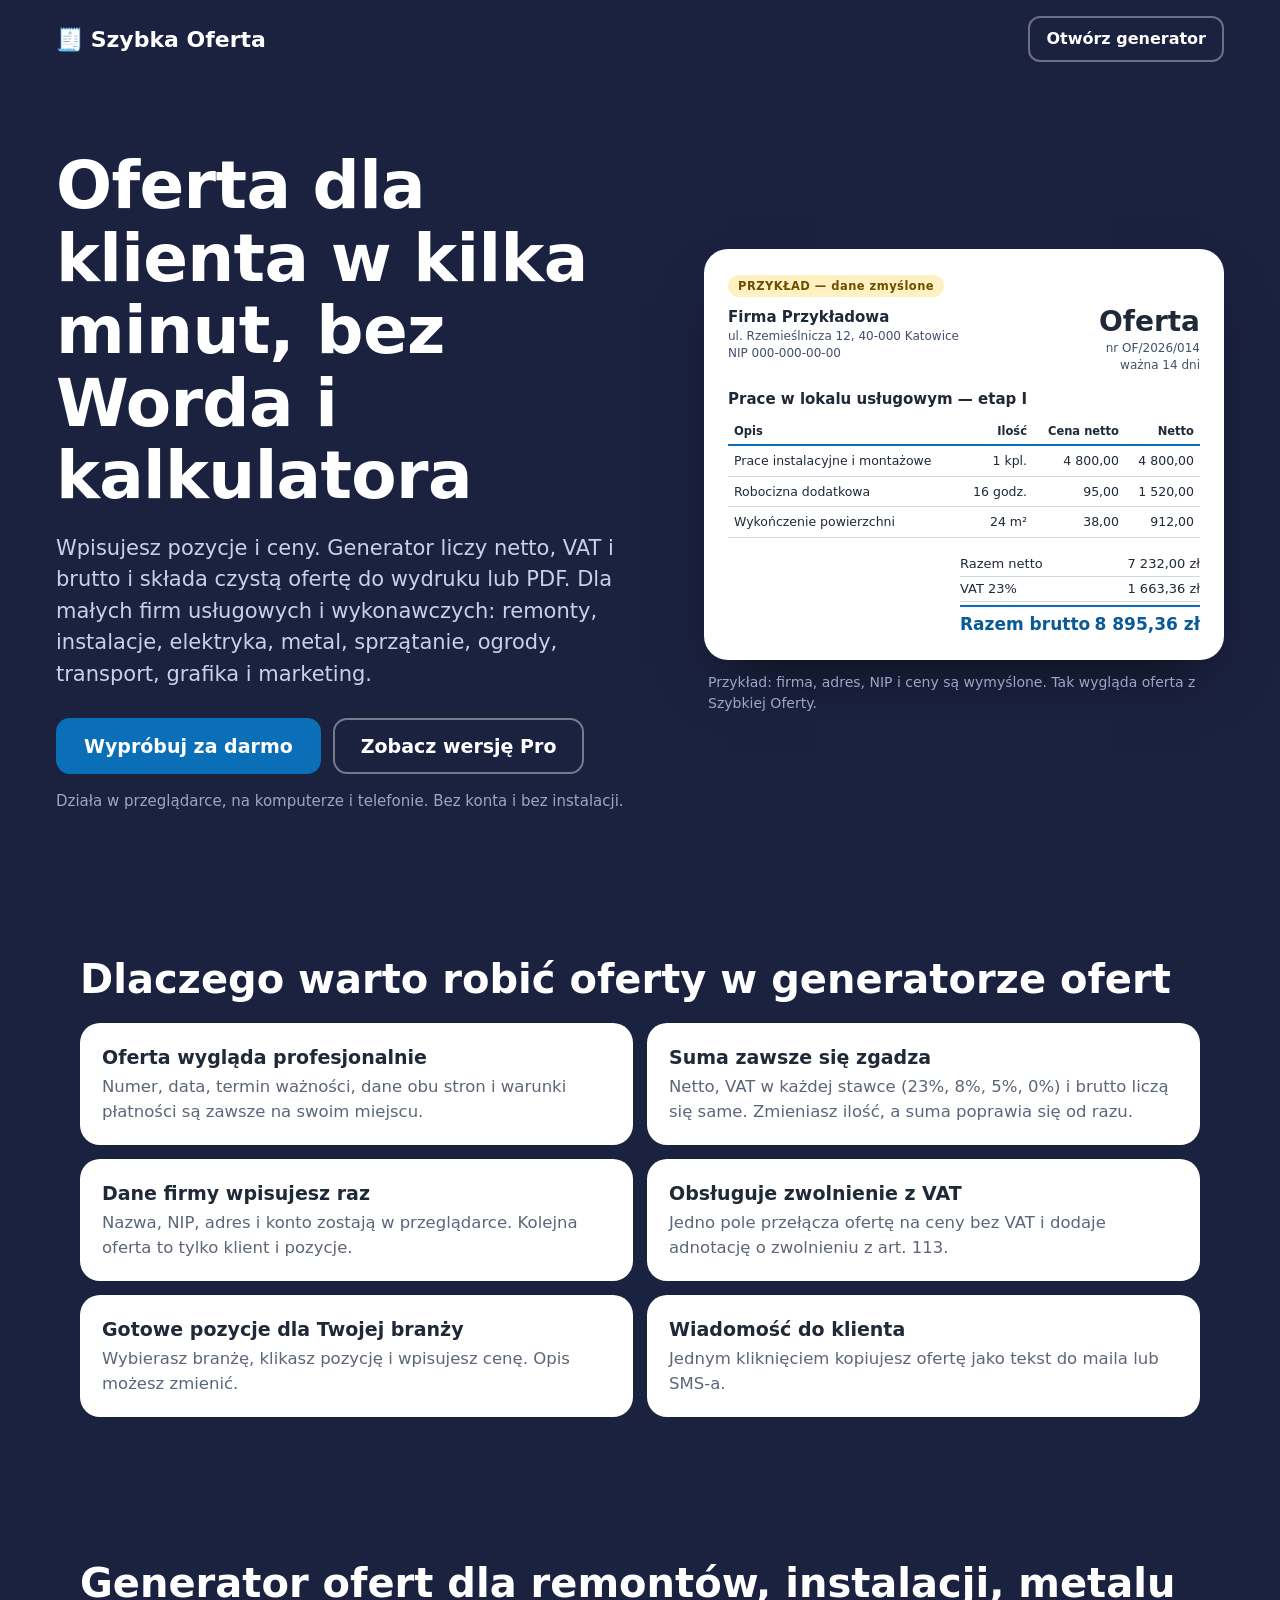
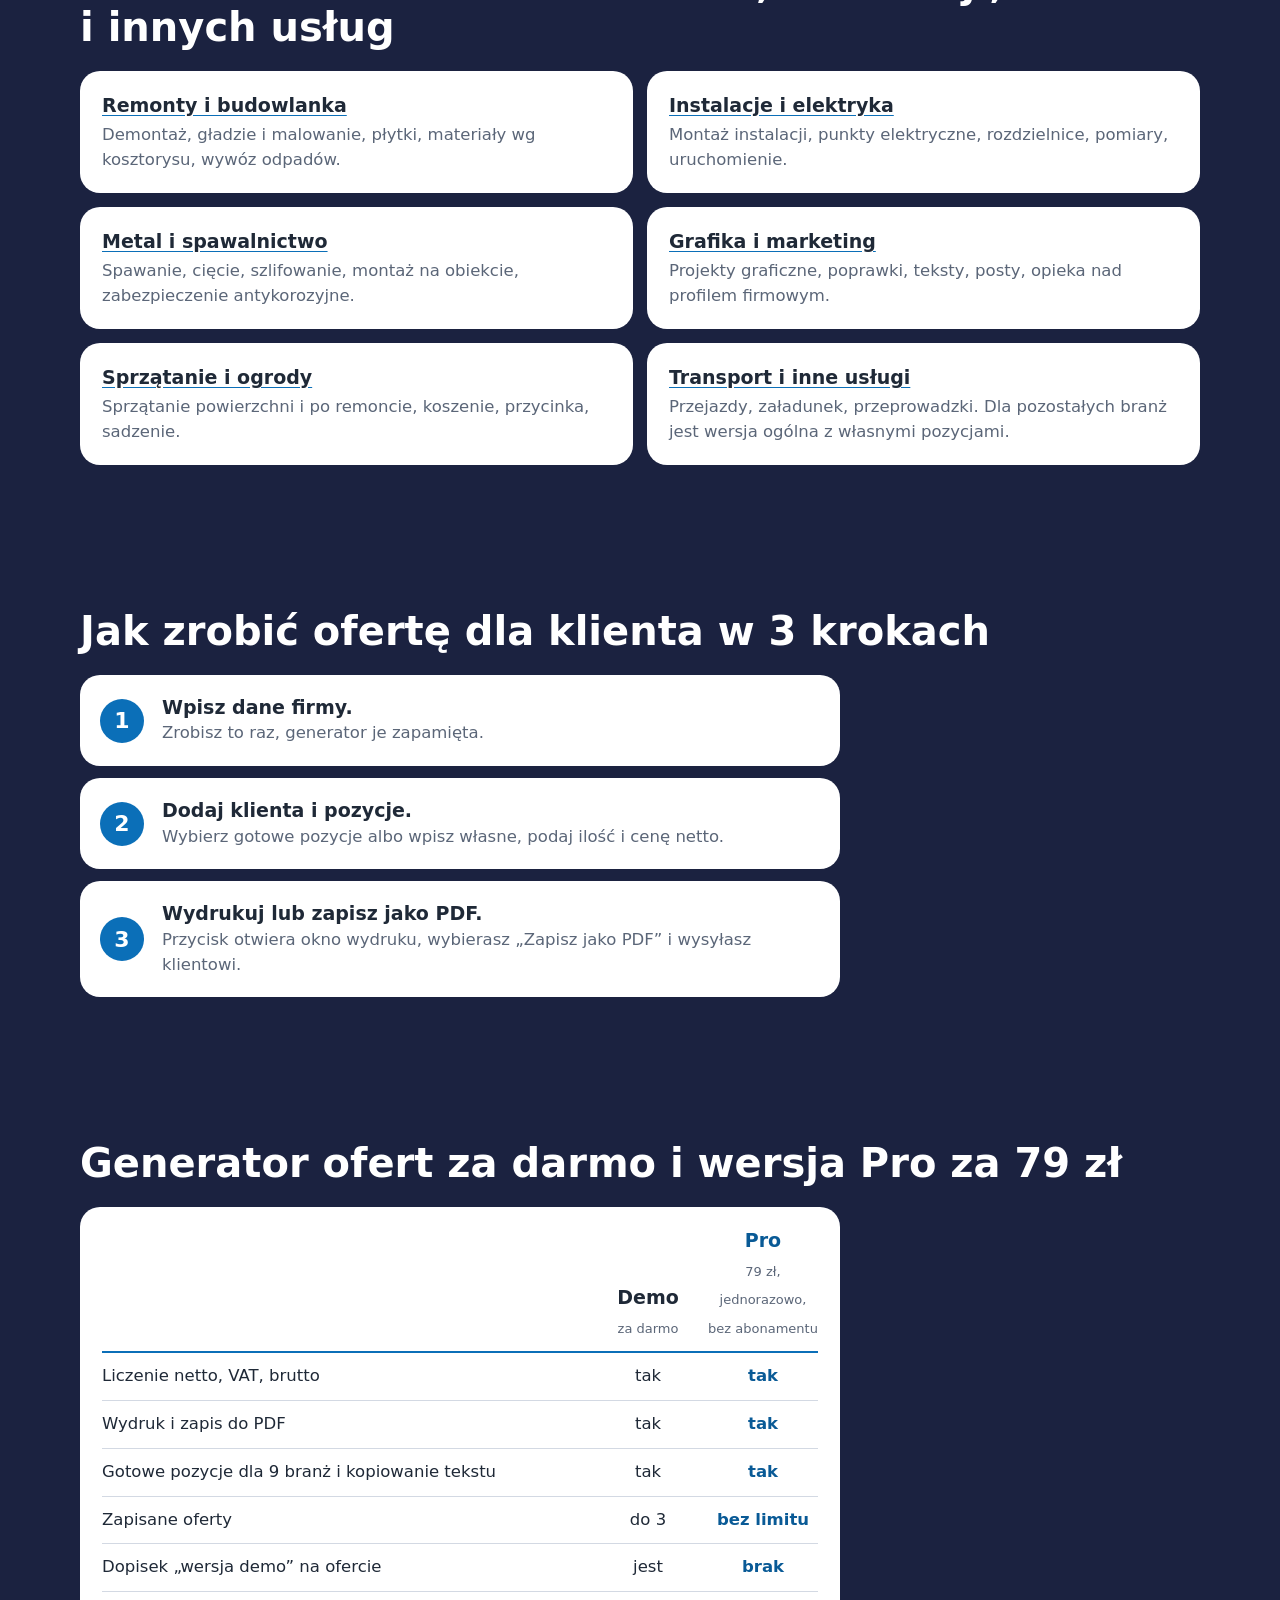
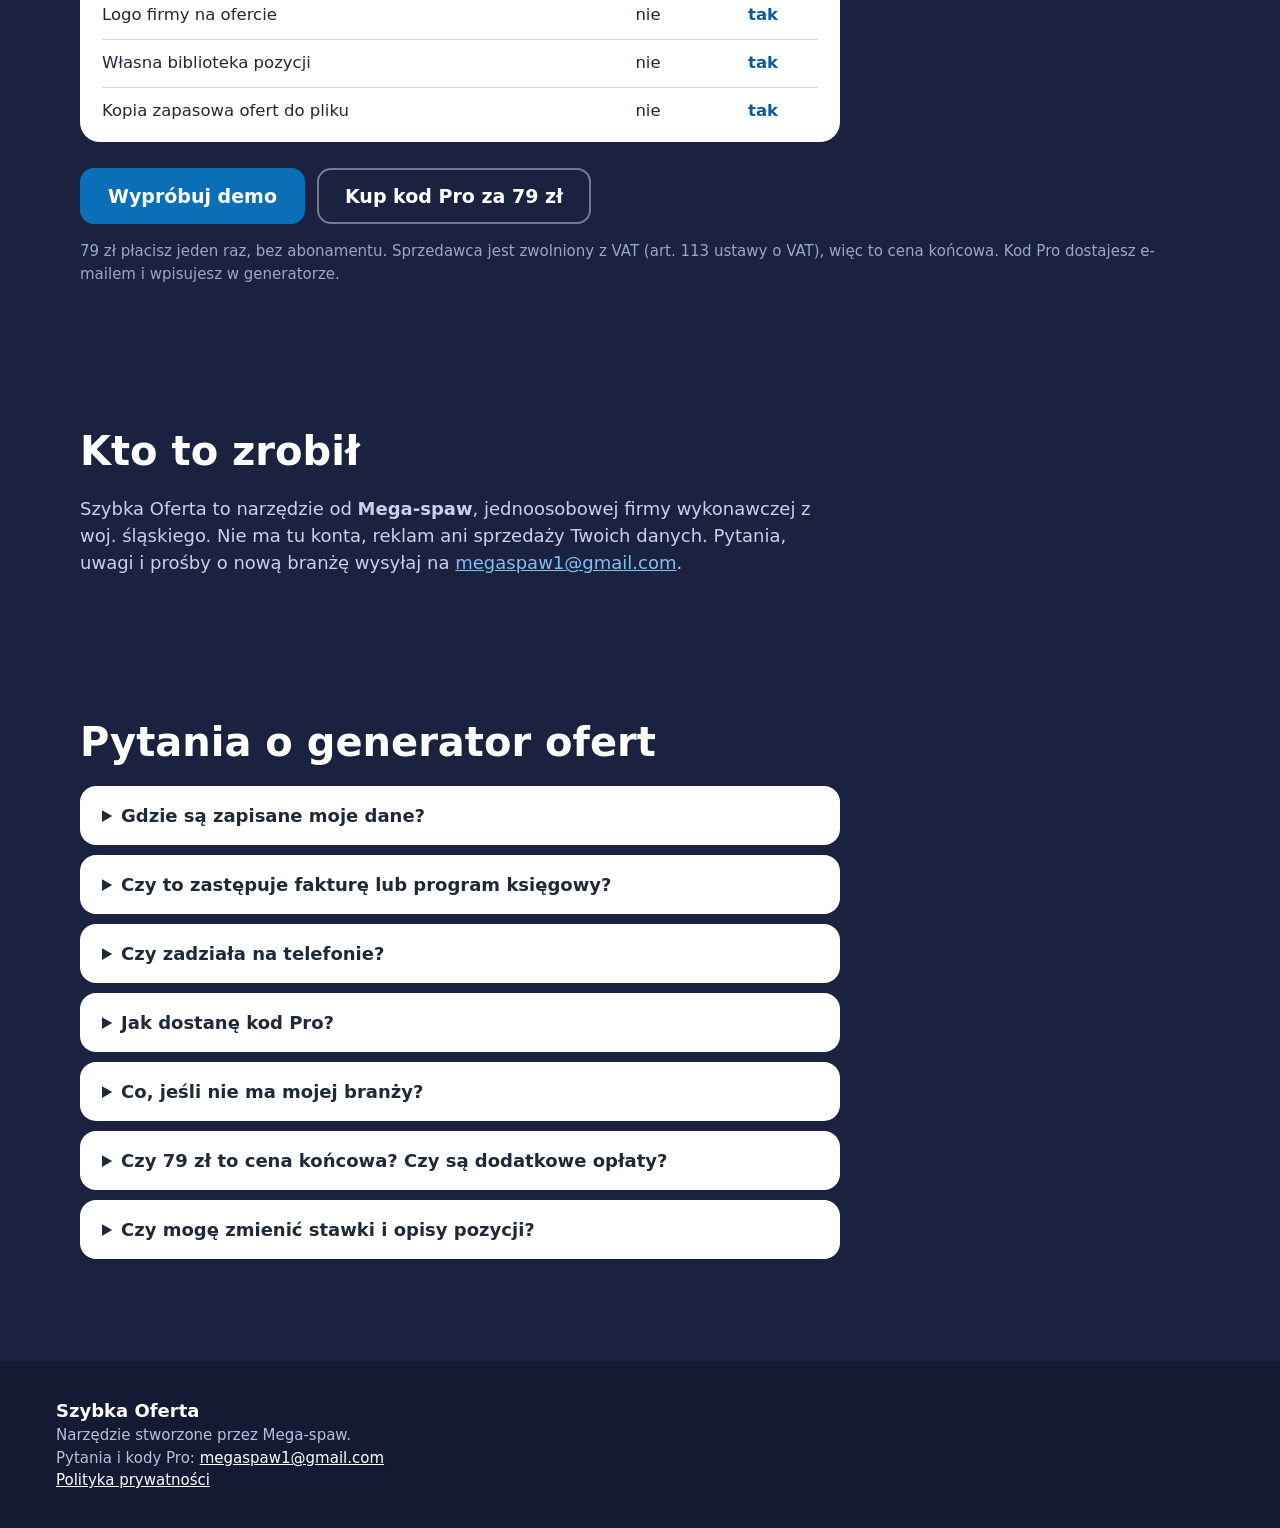
<file: index.html>
<!doctype html>
<html lang="pl">
<head>
<meta charset="utf-8">
<meta name="viewport" content="width=device-width, initial-scale=1">
<title>Szybka Oferta — generator ofert dla małych firm usługowych</title>
<meta name="description" content="Wpisz pozycje i ceny, a gotowa oferta z sumą netto, VAT i brutto jest w PDF. Dla małych firm usługowych i wykonawczych. Działa w przeglądarce, bez konta.">
<link rel="canonical" href="https://mega916.github.io/szybka-oferta/">
<meta name="theme-color" content="#1B2240">
<meta property="og:type" content="website">
<meta property="og:locale" content="pl_PL">
<meta property="og:site_name" content="Szybka Oferta">
<meta property="og:title" content="Szybka Oferta — generator ofert dla małych firm usługowych">
<meta property="og:description" content="Oferta dla klienta w kilka minut: netto, VAT i brutto liczą się same, a gotowy PDF wysyłasz z telefonu. Demo za darmo, Pro 79 zł jednorazowo.">
<meta property="og:url" content="https://mega916.github.io/szybka-oferta/">
<meta property="og:image" content="https://mega916.github.io/szybka-oferta/og-image.png">
<meta property="og:image:width" content="1200">
<meta property="og:image:height" content="630">
<meta name="twitter:card" content="summary_large_image">
<script type="application/ld+json">
{"@context":"https://schema.org","@type":"SoftwareApplication","name":"Szybka Oferta","applicationCategory":"BusinessApplication","operatingSystem":"Przeglądarka internetowa","inLanguage":"pl","description":"Generator ofert i wycen dla małych firm usługowych i wykonawczych. Liczy netto, VAT i brutto, zapisuje ofertę do PDF.","url":"https://mega916.github.io/szybka-oferta/","offers":[{"@type":"Offer","name":"Demo","price":"0","priceCurrency":"PLN"},{"@type":"Offer","name":"Pro","price":"79","priceCurrency":"PLN"}],"publisher":{"@type":"Organization","name":"Mega-spaw"}}
</script>
<link rel="stylesheet" href="style.css">
</head>
<body>

<header class="top">
  <a class="logo" href="#">🧾 Szybka Oferta</a>
  <a class="top-link" href="generator.html">Otwórz generator</a>
</header>

<main>
  <section class="hero">
    <div class="hero-copy">
      <h1>Oferta dla klienta w kilka minut, bez Worda i kalkulatora</h1>
      <p class="lead">Wpisujesz pozycje i ceny. Generator liczy netto, VAT i brutto i składa czystą ofertę do wydruku lub PDF. Dla małych firm usługowych i wykonawczych: remonty, instalacje, elektryka, metal, sprzątanie, ogrody, transport, grafika i marketing.</p>
      <div class="cta-row">
        <a class="btn btn-main" href="generator.html">Wypróbuj za darmo</a>
        <a class="btn btn-alt" href="#wersje">Zobacz wersję Pro</a>
      </div>
      <p class="fine">Działa w przeglądarce, na komputerze i telefonie. Bez konta i bez instalacji.</p>
    </div>

    <div class="sheet-wrap" aria-label="Przykładowa oferta">
      <article class="sheet">
        <p class="example-tag">PRZYKŁAD — dane zmyślone</p>
        <div class="s-head">
          <div><b>Firma Przykładowa</b><br>ul. Rzemieślnicza 12, 40-000 Katowice<br>NIP 000-000-00-00</div>
          <div class="s-title"><h2>Oferta</h2>nr OF/2026/014<br>ważna 14 dni</div>
        </div>
        <p class="s-sub">Prace w lokalu usługowym — etap I</p>
        <table>
          <thead><tr><th>Opis</th><th class="r">Ilość</th><th class="r">Cena netto</th><th class="r">Netto</th></tr></thead>
          <tbody>
            <tr><td>Prace instalacyjne i montażowe</td><td class="r">1 kpl.</td><td class="r">4 800,00</td><td class="r">4 800,00</td></tr>
            <tr><td>Robocizna dodatkowa</td><td class="r">16 godz.</td><td class="r">95,00</td><td class="r">1 520,00</td></tr>
            <tr><td>Wykończenie powierzchni</td><td class="r">24 m²</td><td class="r">38,00</td><td class="r">912,00</td></tr>
          </tbody>
        </table>
        <div class="s-sum">
          <div><span>Razem netto</span><span>7 232,00 zł</span></div>
          <div><span>VAT 23%</span><span>1 663,36 zł</span></div>
          <div class="g"><span>Razem brutto</span><span>8 895,36 zł</span></div>
        </div>
      </article>
      <p class="cap">Przykład: firma, adres, NIP i ceny są wymyślone. Tak wygląda oferta z Szybkiej Oferty.</p>
    </div>
  </section>

  <section class="band">
    <h2>Dlaczego warto robić oferty w generatorze ofert</h2>
    <dl class="facts">
      <div><dt>Oferta wygląda profesjonalnie</dt><dd>Numer, data, termin ważności, dane obu stron i warunki płatności są zawsze na swoim miejscu.</dd></div>
      <div><dt>Suma zawsze się zgadza</dt><dd>Netto, VAT w każdej stawce (23%, 8%, 5%, 0%) i brutto liczą się same. Zmieniasz ilość, a suma poprawia się od razu.</dd></div>
      <div><dt>Dane firmy wpisujesz raz</dt><dd>Nazwa, NIP, adres i konto zostają w przeglądarce. Kolejna oferta to tylko klient i pozycje.</dd></div>
      <div><dt>Obsługuje zwolnienie z VAT</dt><dd>Jedno pole przełącza ofertę na ceny bez VAT i dodaje adnotację o zwolnieniu z art. 113.</dd></div>
      <div><dt>Gotowe pozycje dla Twojej branży</dt><dd>Wybierasz branżę, klikasz pozycję i wpisujesz cenę. Opis możesz zmienić.</dd></div>
      <div><dt>Wiadomość do klienta</dt><dd>Jednym kliknięciem kopiujesz ofertę jako tekst do maila lub SMS-a.</dd></div>
    </dl>
  </section>

  <section class="trades">
    <h2>Generator ofert dla remontów, instalacji, metalu i innych usług</h2>
    <dl class="facts">
      <div><dt><a class="dt-link" href="oferta-remonty.html">Remonty i budowlanka</a></dt><dd>Demontaż, gładzie i malowanie, płytki, materiały wg kosztorysu, wywóz odpadów.</dd></div>
      <div><dt><a class="dt-link" href="oferta-instalacje-elektryka.html">Instalacje i elektryka</a></dt><dd>Montaż instalacji, punkty elektryczne, rozdzielnice, pomiary, uruchomienie.</dd></div>
      <div><dt><a class="dt-link" href="oferta-metal-spawalnictwo.html">Metal i spawalnictwo</a></dt><dd>Spawanie, cięcie, szlifowanie, montaż na obiekcie, zabezpieczenie antykorozyjne.</dd></div>
      <div><dt><a class="dt-link" href="oferta-grafika-marketing.html">Grafika i marketing</a></dt><dd>Projekty graficzne, poprawki, teksty, posty, opieka nad profilem firmowym.</dd></div>
      <div><dt><a class="dt-link" href="oferta-sprzatanie-ogrody.html">Sprzątanie i ogrody</a></dt><dd>Sprzątanie powierzchni i po remoncie, koszenie, przycinka, sadzenie.</dd></div>
      <div><dt><a class="dt-link" href="oferta-transport.html">Transport i inne usługi</a></dt><dd>Przejazdy, załadunek, przeprowadzki. Dla pozostałych branż jest wersja ogólna z własnymi pozycjami.</dd></div>
    </dl>
  </section>

  <section class="how">
    <h2>Jak zrobić ofertę dla klienta w 3 krokach</h2>
    <ol class="steps">
      <li><b>Wpisz dane firmy.</b> Zrobisz to raz, generator je zapamięta.</li>
      <li><b>Dodaj klienta i pozycje.</b> Wybierz gotowe pozycje albo wpisz własne, podaj ilość i cenę netto.</li>
      <li><b>Wydrukuj lub zapisz jako PDF.</b> Przycisk otwiera okno wydruku, wybierasz „Zapisz jako PDF” i wysyłasz klientowi.</li>
    </ol>
  </section>

  <section class="plans" id="wersje">
    <h2>Generator ofert za darmo i wersja Pro za 79 zł</h2>
    <div class="plan-table" role="table" aria-label="Porównanie wersji">
      <div class="pt-head" role="row"><span role="columnheader"></span><span role="columnheader">Demo<br><small>za darmo</small></span><span role="columnheader">Pro<br><small id="priceLine">79 zł, jednorazowo, bez abonamentu</small></span></div>
      <div role="row"><span role="cell">Liczenie netto, VAT, brutto</span><span role="cell">tak</span><span role="cell">tak</span></div>
      <div role="row"><span role="cell">Wydruk i zapis do PDF</span><span role="cell">tak</span><span role="cell">tak</span></div>
      <div role="row"><span role="cell">Gotowe pozycje dla 9 branż i kopiowanie tekstu</span><span role="cell">tak</span><span role="cell">tak</span></div>
      <div role="row"><span role="cell">Zapisane oferty</span><span role="cell">do 3</span><span role="cell">bez limitu</span></div>
      <div role="row"><span role="cell">Dopisek „wersja demo” na ofercie</span><span role="cell">jest</span><span role="cell">brak</span></div>
      <div role="row"><span role="cell">Logo firmy na ofercie</span><span role="cell">nie</span><span role="cell">tak</span></div>
      <div role="row"><span role="cell">Własna biblioteka pozycji</span><span role="cell">nie</span><span role="cell">tak</span></div>
      <div role="row"><span role="cell">Kopia zapasowa ofert do pliku</span><span role="cell">nie</span><span role="cell">tak</span></div>
    </div>
    <div class="cta-row">
      <a class="btn btn-main" href="generator.html">Wypróbuj demo</a>
      <a class="btn btn-alt" id="buy" href="mailto:megaspaw1@gmail.com?subject=Kod%20Pro%20%E2%80%94%20Szybka%20Oferta">Kup kod Pro za 79 zł</a>
    </div>
    <p class="fine" id="priceNote">79 zł płacisz jeden raz, bez abonamentu. Sprzedawca jest zwolniony z VAT (art. 113 ustawy o VAT), więc to cena końcowa. Kod Pro dostajesz e-mailem i wpisujesz w generatorze.</p>
  </section>

  <section class="about">
    <h2>Kto to zrobił</h2>
    <p>Szybka Oferta to narzędzie od <b>Mega-spaw</b>, jednoosobowej firmy wykonawczej z woj. śląskiego. Nie ma tu konta, reklam ani sprzedaży Twoich danych. Pytania, uwagi i prośby o nową branżę wysyłaj na <a href="mailto:megaspaw1@gmail.com">megaspaw1@gmail.com</a>.</p>
    <!-- Tu dodaj opinie użytkowników, gdy je zbierzesz: 2-3 krótkie cytaty z imieniem i branżą. -->
  </section>

  <section class="faq">
    <h2>Pytania o generator ofert</h2>
    <details><summary>Gdzie są zapisane moje dane?</summary><p>Tylko w Twojej przeglądarce, na Twoim urządzeniu. Generator nie wysyła ofert ani danych klientów na żaden serwer. Skutek uboczny: po wyczyszczeniu danych przeglądarki oferty znikają, dlatego w wersji Pro jest kopia zapasowa do pliku.</p></details>
    <details><summary>Czy to zastępuje fakturę lub program księgowy?</summary><p>Nie. To generator ofert i wycen. Fakturę wystawiasz dalej w swoim programie lub u księgowej.</p></details>
    <details><summary>Czy zadziała na telefonie?</summary><p>Tak. Na telefonie formularz i podgląd są jeden pod drugim, a PDF zapiszesz z okna wydruku.</p></details>
    <details><summary>Jak dostanę kod Pro?</summary><p>Po zakupie przychodzi do Ciebie e-mail z kodem. Wpisujesz go w generatorze w oknie „Wersja Pro”. Kod działa w przeglądarce, w której go wpiszesz.</p></details>
    <details><summary>Co, jeśli nie ma mojej branży?</summary><p>Wybierz „Ogólna” i wpisz własne pozycje. W wersji Pro zapiszesz je w bibliotece, żeby następnym razem kliknąć jedną. Brakuje czegoś ważnego? Napisz na adres z dołu strony.</p></details>
    <details><summary>Czy 79 zł to cena końcowa? Czy są dodatkowe opłaty?</summary><p>Tak, to cena końcowa. Płacisz raz, bez abonamentu i bez ukrytych opłat. Sprzedawca jest zwolniony z VAT na podstawie art. 113 ustawy o VAT. Kod Pro działa bezterminowo w przeglądarce, w której go wpiszesz.</p></details>
    <details><summary>Czy mogę zmienić stawki i opisy pozycji?</summary><p>Tak, wszystko wpisujesz sam. Generator nie narzuca żadnych cen.</p></details>
  </section>
</main>

<footer class="foot">
  <div>
    <b>Szybka Oferta</b><br>
    Narzędzie stworzone przez Mega-spaw.<br>
    Pytania i kody Pro: <a id="mail" href="mailto:megaspaw1@gmail.com">megaspaw1@gmail.com</a><br>
    <a href="prywatnosc.html">Polityka prywatności</a>
  </div>
</footer>

<script src="config.js"></script>
<script>
  (function () {
    var c = window.SZYBKA_OFERTA || {};
    var mail = c.contactEmail || "";
    var buy = document.getElementById("buy");
    buy.href = c.checkoutUrl || ("mailto:" + mail + "?subject=" + encodeURIComponent("Kod Pro — Szybka Oferta"));
    if (c.price) { document.getElementById("priceLine").textContent = c.price + (c.priceNote ? ", " + c.priceNote : ""); buy.textContent = "Kup kod Pro za " + c.price; }
    var m = document.getElementById("mail"); m.href = "mailto:" + mail; m.textContent = mail;
  })();
</script>
</body>
</html>
</file>
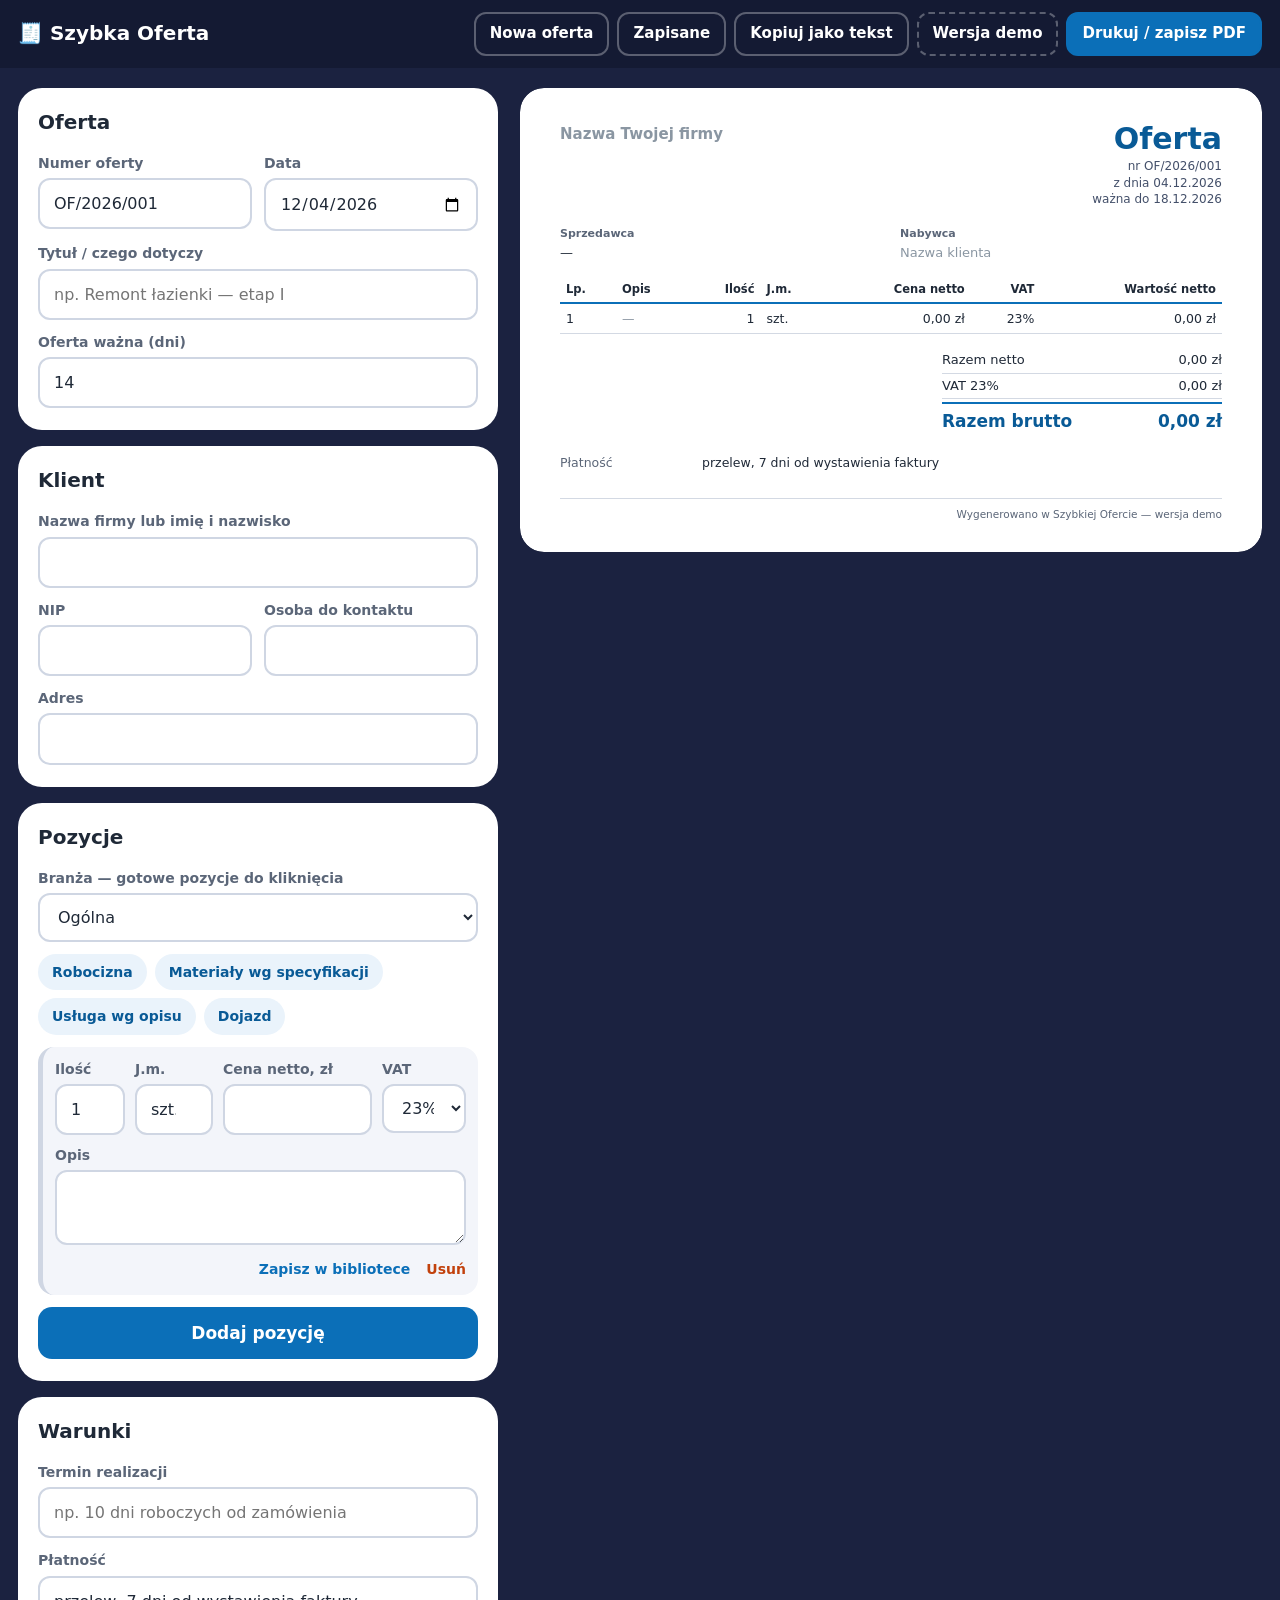
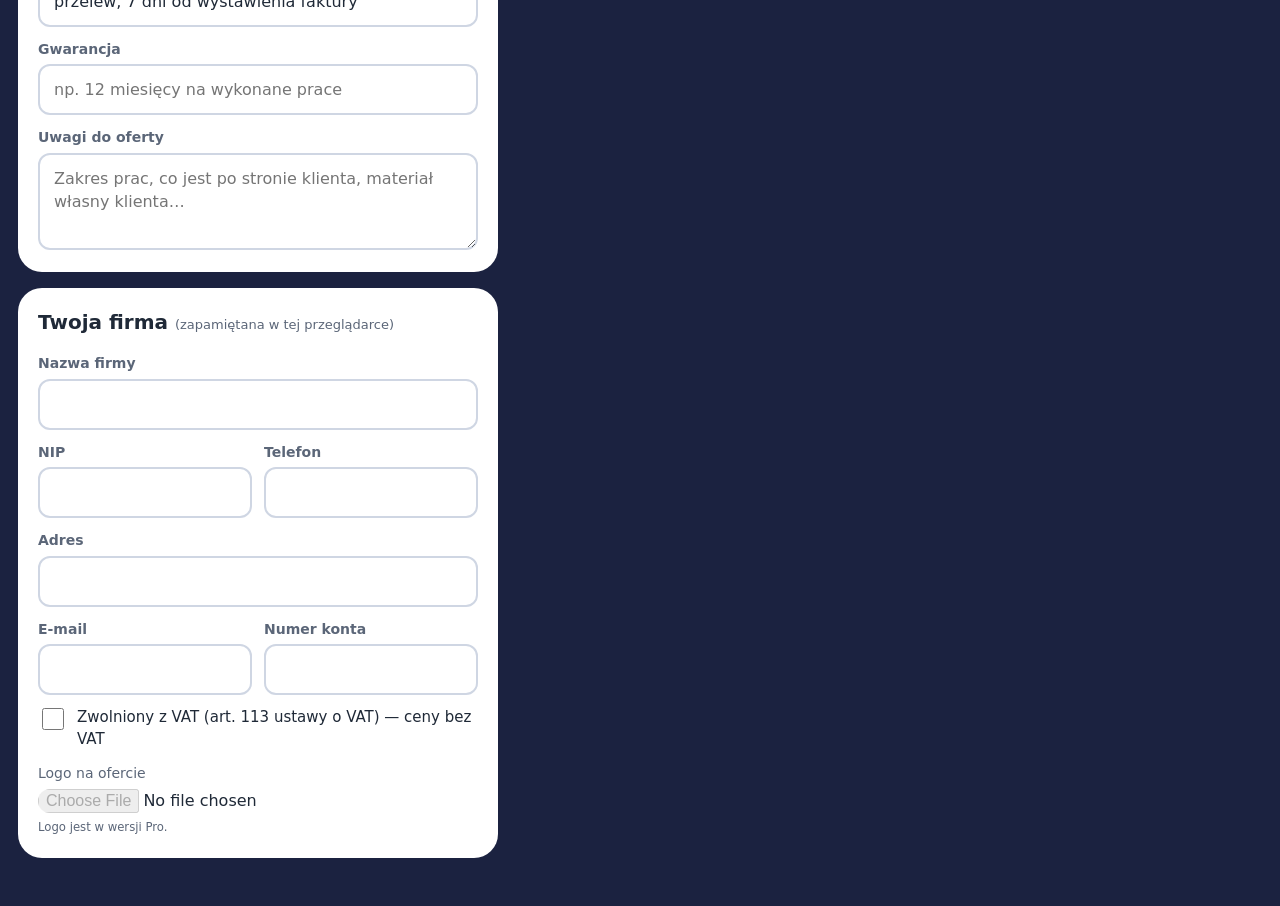
<file: generator.html>
<!doctype html>
<html lang="pl">
<head>
<meta charset="utf-8">
<meta name="viewport" content="width=device-width, initial-scale=1">
<title>Generator ofert — Szybka Oferta</title>
<meta name="robots" content="noindex">
<link rel="stylesheet" href="app.css">
</head>
<body>

<header class="bar">
  <a class="brand" href="index.html">🧾 Szybka Oferta</a>
  <nav class="bar-actions" aria-label="Akcje">
    <button type="button" id="btnNew">Nowa oferta</button>
    <button type="button" id="btnSaved">Zapisane</button>
    <button type="button" id="btnCopy">Kopiuj jako tekst</button>
    <button type="button" id="btnPro" class="ghost">Wersja demo</button>
    <button type="button" id="btnPrint" class="primary">Drukuj / zapisz PDF</button>
  </nav>
</header>

<main class="split">
  <form id="form" class="form" autocomplete="off" onsubmit="return false">

    <fieldset>
      <legend>Oferta</legend>
      <div class="grid g2">
        <label>Numer oferty<input data-b="offer.number"></label>
        <label>Data<input type="date" data-b="offer.date"></label>
      </div>
      <label>Tytuł / czego dotyczy<input data-b="offer.title" placeholder="np. Remont łazienki — etap I"></label>
      <label>Oferta ważna (dni)<input inputmode="numeric" data-b="offer.validDays"></label>
    </fieldset>

    <fieldset>
      <legend>Klient</legend>
      <label>Nazwa firmy lub imię i nazwisko<input data-b="offer.client.name"></label>
      <div class="grid g2">
        <label>NIP<input data-b="offer.client.nip"></label>
        <label>Osoba do kontaktu<input data-b="offer.client.contact"></label>
      </div>
      <label>Adres<input data-b="offer.client.address"></label>
    </fieldset>

    <fieldset>
      <legend>Pozycje</legend>
      <label>Branża — gotowe pozycje do kliknięcia<select id="industry"></select></label>
      <div id="chips" class="chips" aria-label="Gotowe pozycje"></div>
      <div id="rows" class="rows"></div>
      <button type="button" id="addRow" class="add">Dodaj pozycję</button>
      <datalist id="units"><option>godz.</option><option>szt.</option><option>kpl.</option><option>m</option><option>m²</option><option>m³</option><option>kg</option><option>km</option><option>usł.</option><option>mies.</option><option>doba</option></datalist>
    </fieldset>

    <fieldset>
      <legend>Warunki</legend>
      <label>Termin realizacji<input data-b="offer.delivery" placeholder="np. 10 dni roboczych od zamówienia"></label>
      <label>Płatność<input data-b="offer.payment"></label>
      <label>Gwarancja<input data-b="offer.warranty" placeholder="np. 12 miesięcy na wykonane prace"></label>
      <label>Uwagi do oferty<textarea rows="3" data-b="offer.notes" placeholder="Zakres prac, co jest po stronie klienta, materiał własny klienta…"></textarea></label>
    </fieldset>

    <fieldset>
      <legend>Twoja firma <small>(zapamiętana w tej przeglądarce)</small></legend>
      <label>Nazwa firmy<input data-b="seller.name"></label>
      <div class="grid g2">
        <label>NIP<input data-b="seller.nip"></label>
        <label>Telefon<input data-b="seller.phone"></label>
      </div>
      <label>Adres<input data-b="seller.address"></label>
      <div class="grid g2">
        <label>E-mail<input type="email" data-b="seller.email"></label>
        <label>Numer konta<input data-b="seller.bank"></label>
      </div>
      <label class="check"><input type="checkbox" data-b="seller.vatExempt"> Zwolniony z VAT (art. 113 ustawy o VAT) — ceny bez VAT</label>
      <div class="logo-box">
        <span>Logo na ofercie</span>
        <input type="file" id="logoFile" accept="image/*">
        <button type="button" id="logoClear" class="link">Usuń logo</button>
        <small id="logoNote"></small>
      </div>
    </fieldset>
  </form>

  <section class="stage" aria-label="Podgląd oferty">
    <article id="sheet" class="paper"></article>
  </section>
</main>

<dialog id="dlgSaved">
  <form method="dialog" class="dlg">
    <h2>Zapisane oferty</h2>
    <div id="savedList"></div>
    <div class="dlg-actions">
      <button type="button" id="btnSave" class="primary">Zapisz bieżącą ofertę</button>
      <button type="button" id="btnExport">Pobierz kopię (Pro)</button>
      <label class="filebtn">Wczytaj kopię (Pro)<input type="file" id="importFile" accept="application/json"></label>
      <button value="close">Zamknij</button>
    </div>
  </form>
</dialog>

<dialog id="dlgPro">
  <form method="dialog" class="dlg">
    <h2>🔒 Wersja Pro</h2>
    <p id="proStatus"></p>
    <ul class="plain">
      <li>Oferta bez dopisku „wersja demo”</li>
      <li>Logo firmy na ofercie</li>
      <li>Bez limitu zapisanych ofert</li>
      <li>Własna biblioteka pozycji i kopia zapasowa</li>
    </ul>
    <label>Kod Pro<input id="proCode" autocomplete="off" placeholder="SO-XXXXXXXXXX"></label>
    <p id="proMsg" role="status"></p>
    <div class="dlg-actions">
      <button type="button" id="proApply" class="primary">Odblokuj</button>
      <a id="proBuy" class="btnlink" href="#">Kup kod Pro</a>
      <button value="close">Zamknij</button>
    </div>
  </form>
</dialog>

<div id="toast" class="toast" role="status" aria-live="polite"></div>

<script src="config.js"></script>
<script src="app.js"></script>
</body>
</html>
</file>
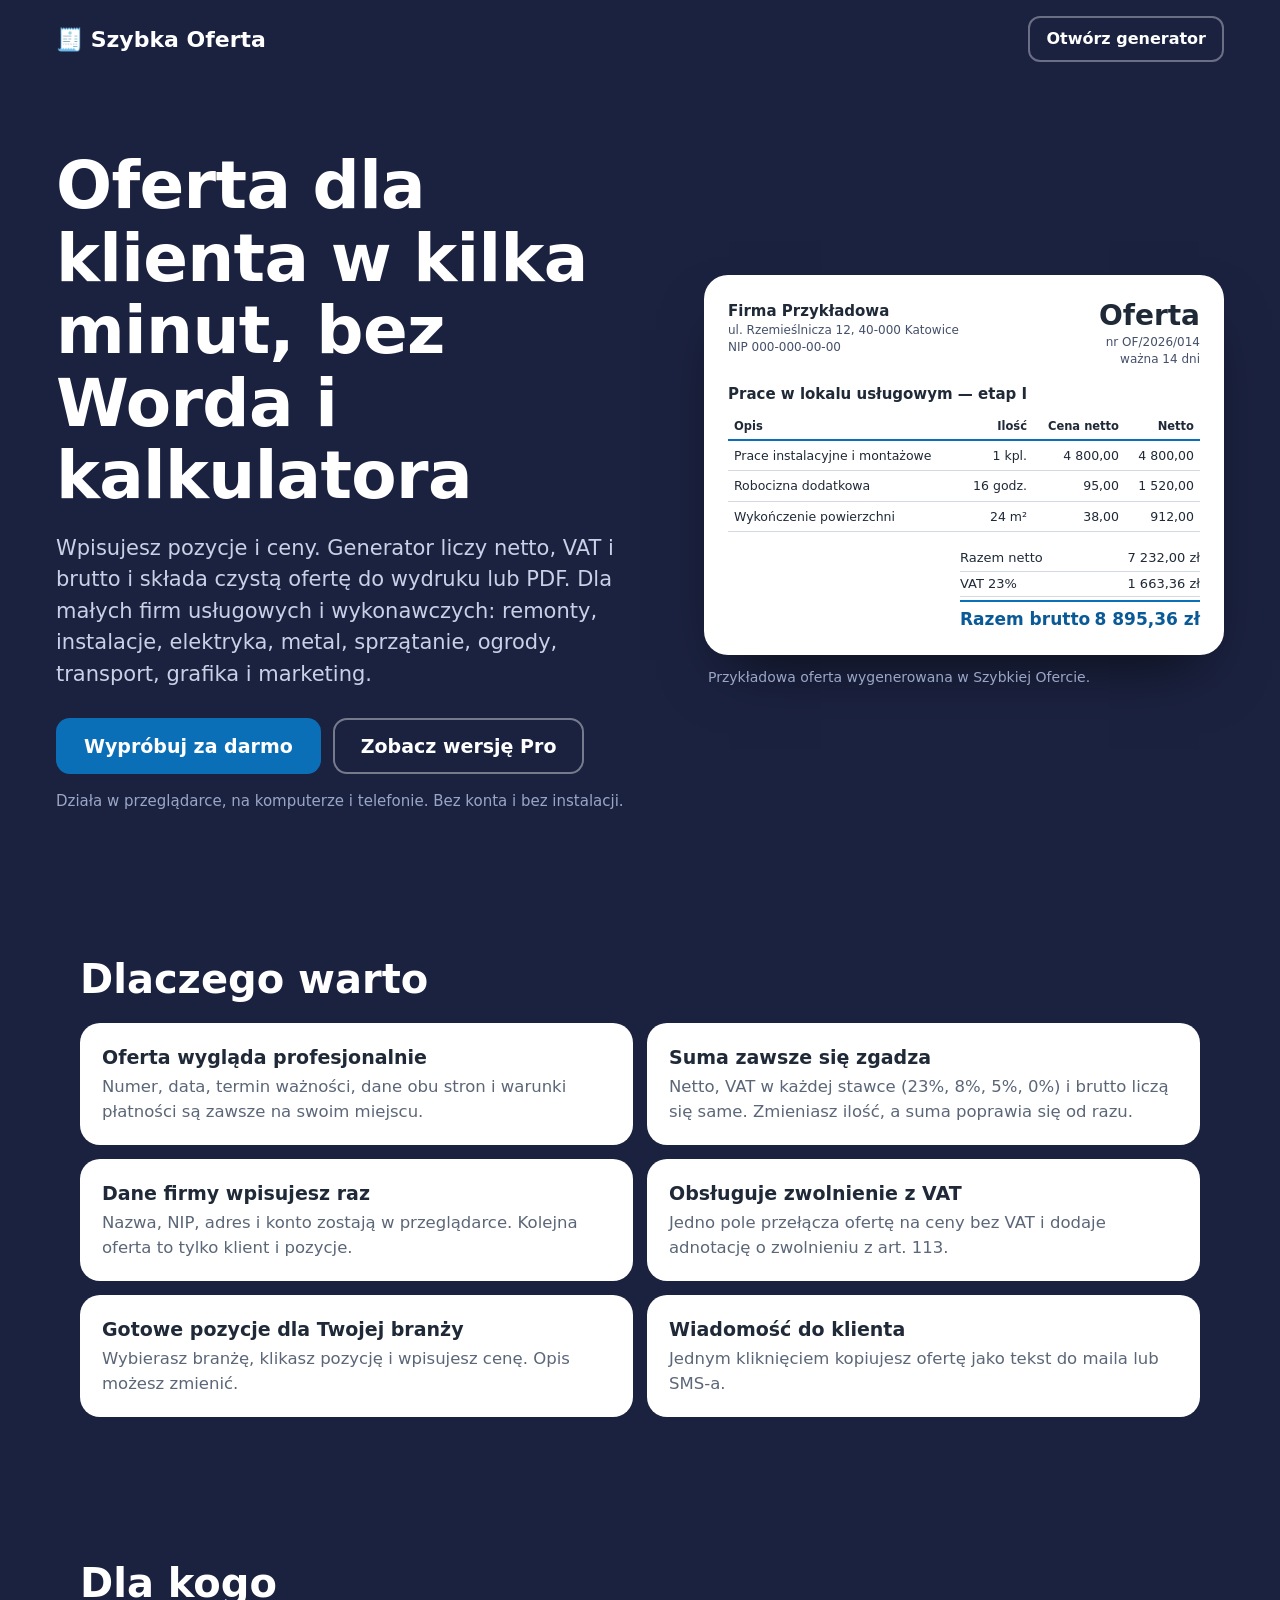
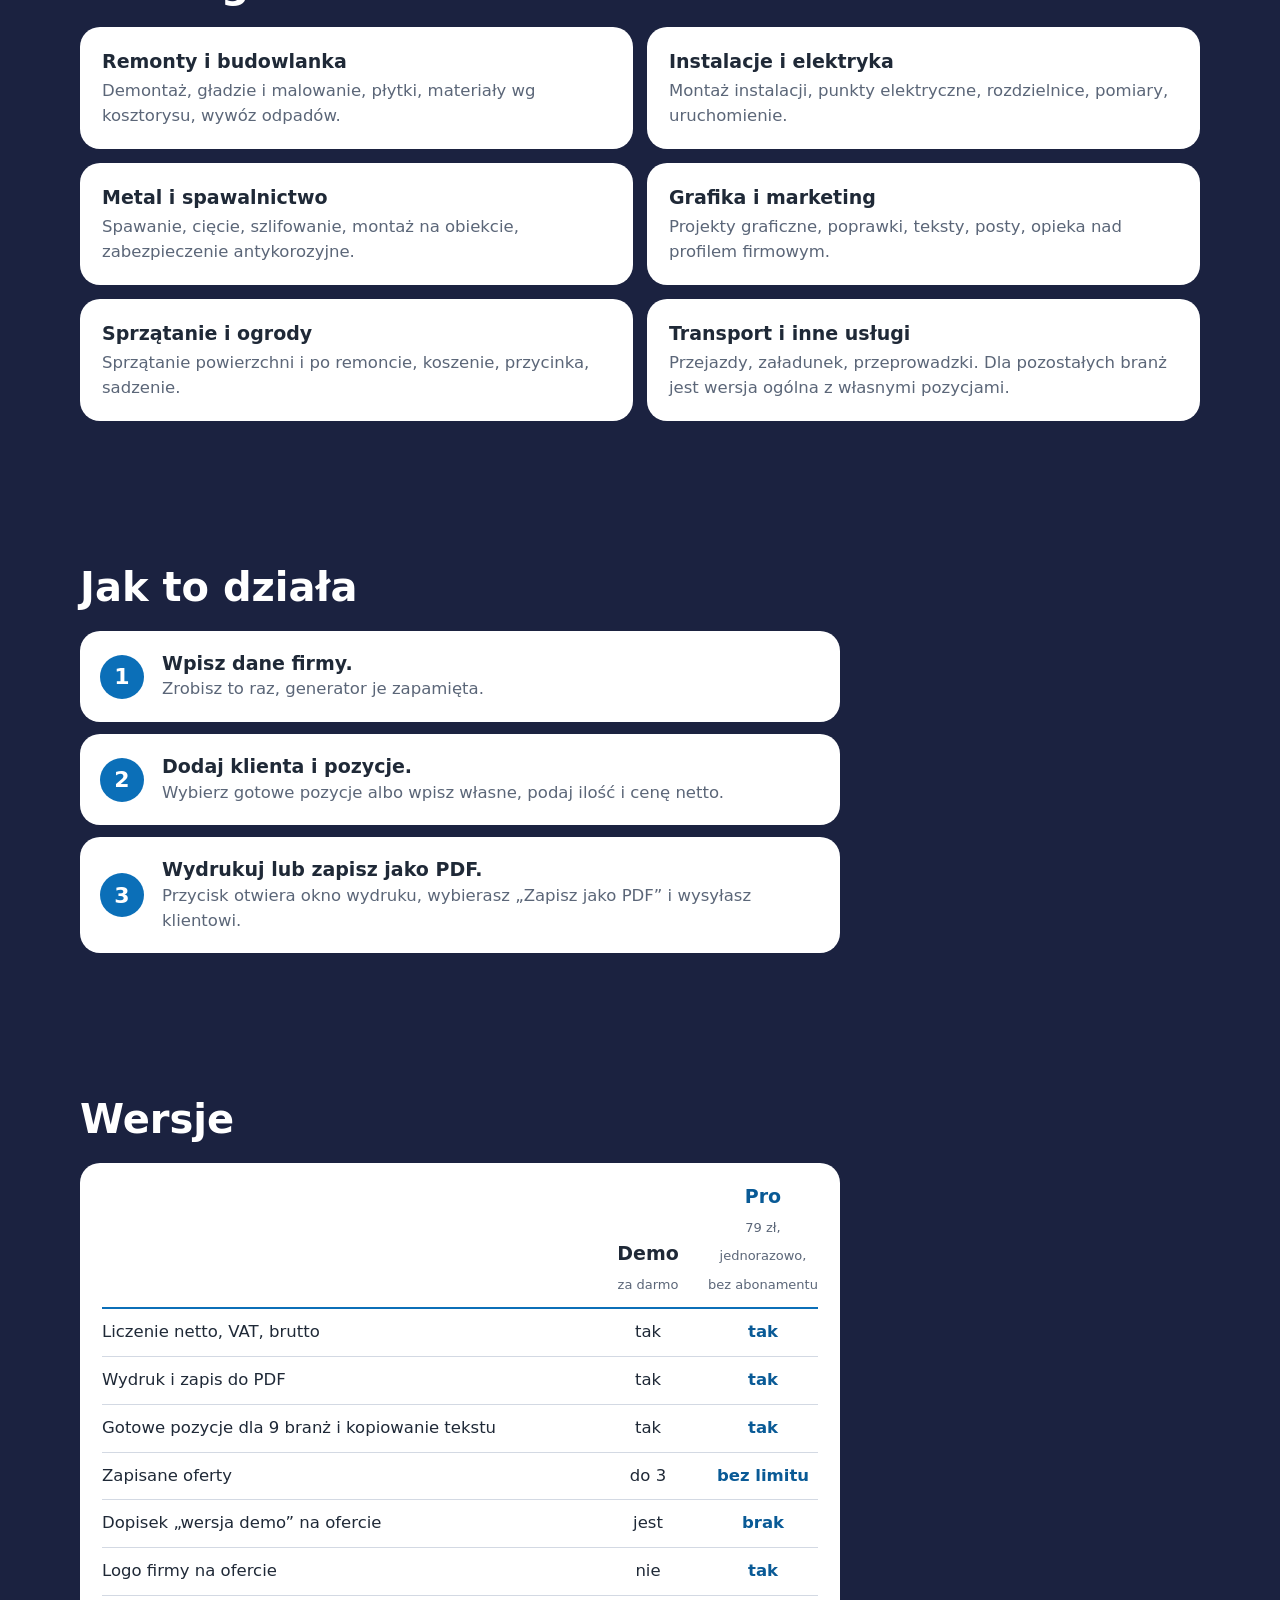
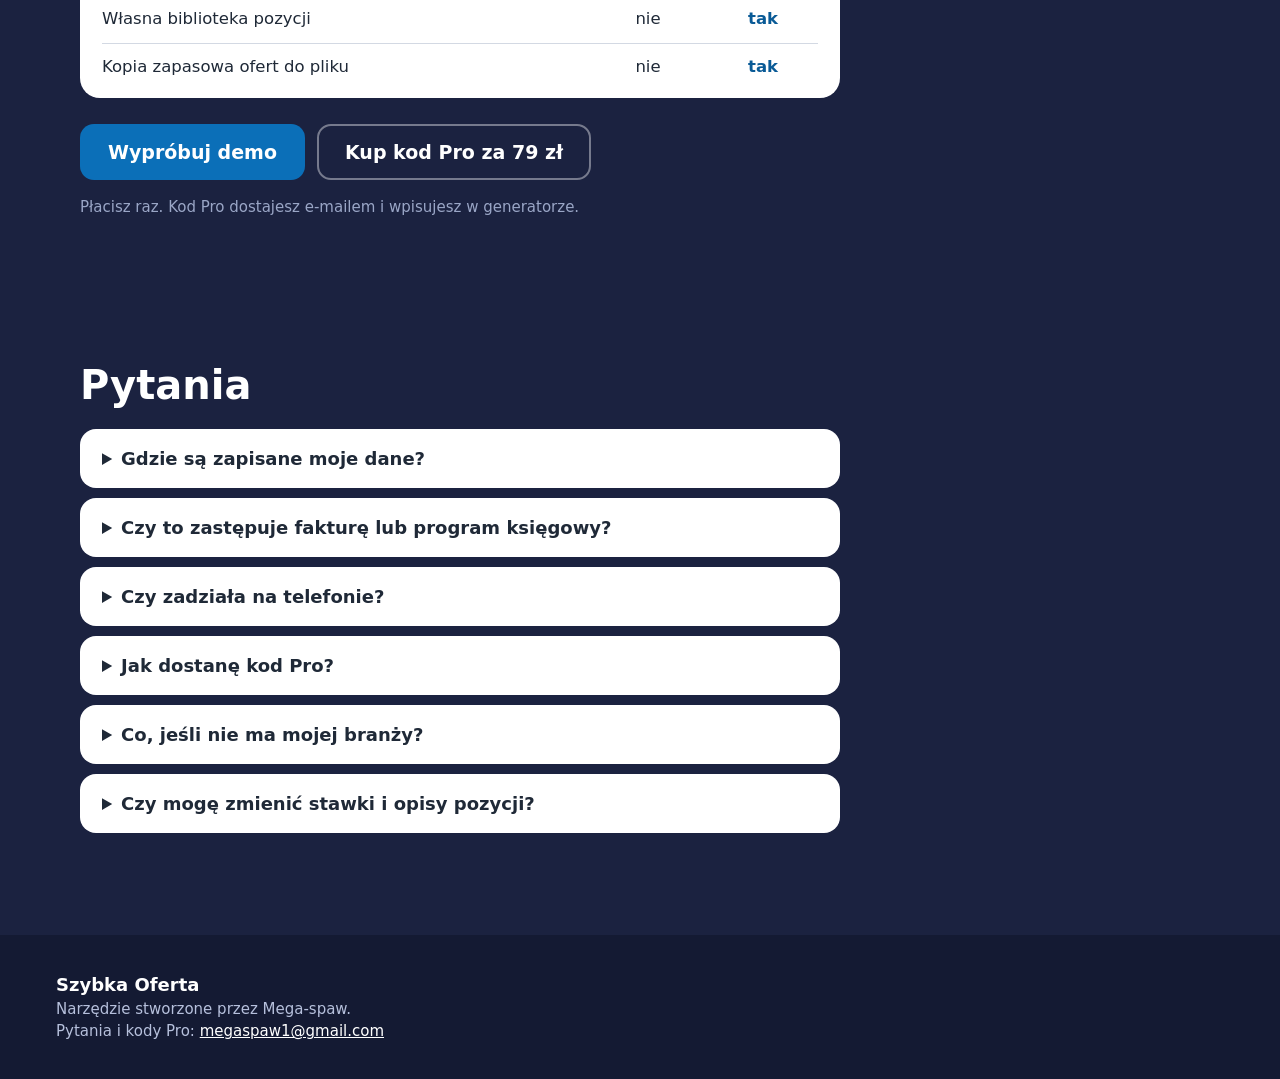
<file: index (7).html>
<!doctype html>
<html lang="pl">
<head>
<meta charset="utf-8">
<meta name="viewport" content="width=device-width, initial-scale=1">
<title>Szybka Oferta — generator ofert dla małych firm usługowych</title>
<meta name="description" content="Wpisz pozycje i ceny, a gotowa oferta z sumą netto, VAT i brutto jest w PDF. Dla małych firm usługowych i wykonawczych. Działa w przeglądarce, bez konta.">
<link rel="stylesheet" href="style.css">
</head>
<body>

<header class="top">
  <a class="logo" href="#">🧾 Szybka Oferta</a>
  <a class="top-link" href="generator.html">Otwórz generator</a>
</header>

<main>
  <section class="hero">
    <div class="hero-copy">
      <h1>Oferta dla klienta w kilka minut, bez Worda i kalkulatora</h1>
      <p class="lead">Wpisujesz pozycje i ceny. Generator liczy netto, VAT i brutto i składa czystą ofertę do wydruku lub PDF. Dla małych firm usługowych i wykonawczych: remonty, instalacje, elektryka, metal, sprzątanie, ogrody, transport, grafika i marketing.</p>
      <div class="cta-row">
        <a class="btn btn-main" href="generator.html">Wypróbuj za darmo</a>
        <a class="btn btn-alt" href="#wersje">Zobacz wersję Pro</a>
      </div>
      <p class="fine">Działa w przeglądarce, na komputerze i telefonie. Bez konta i bez instalacji.</p>
    </div>

    <div class="sheet-wrap" aria-label="Przykładowa oferta">
      <article class="sheet">
        <div class="s-head">
          <div><b>Firma Przykładowa</b><br>ul. Rzemieślnicza 12, 40-000 Katowice<br>NIP 000-000-00-00</div>
          <div class="s-title"><h2>Oferta</h2>nr OF/2026/014<br>ważna 14 dni</div>
        </div>
        <p class="s-sub">Prace w lokalu usługowym — etap I</p>
        <table>
          <thead><tr><th>Opis</th><th class="r">Ilość</th><th class="r">Cena netto</th><th class="r">Netto</th></tr></thead>
          <tbody>
            <tr><td>Prace instalacyjne i montażowe</td><td class="r">1 kpl.</td><td class="r">4 800,00</td><td class="r">4 800,00</td></tr>
            <tr><td>Robocizna dodatkowa</td><td class="r">16 godz.</td><td class="r">95,00</td><td class="r">1 520,00</td></tr>
            <tr><td>Wykończenie powierzchni</td><td class="r">24 m²</td><td class="r">38,00</td><td class="r">912,00</td></tr>
          </tbody>
        </table>
        <div class="s-sum">
          <div><span>Razem netto</span><span>7 232,00 zł</span></div>
          <div><span>VAT 23%</span><span>1 663,36 zł</span></div>
          <div class="g"><span>Razem brutto</span><span>8 895,36 zł</span></div>
        </div>
      </article>
      <p class="cap">Przykładowa oferta wygenerowana w Szybkiej Ofercie.</p>
    </div>
  </section>

  <section class="band">
    <h2>Dlaczego warto</h2>
    <dl class="facts">
      <div><dt>Oferta wygląda profesjonalnie</dt><dd>Numer, data, termin ważności, dane obu stron i warunki płatności są zawsze na swoim miejscu.</dd></div>
      <div><dt>Suma zawsze się zgadza</dt><dd>Netto, VAT w każdej stawce (23%, 8%, 5%, 0%) i brutto liczą się same. Zmieniasz ilość, a suma poprawia się od razu.</dd></div>
      <div><dt>Dane firmy wpisujesz raz</dt><dd>Nazwa, NIP, adres i konto zostają w przeglądarce. Kolejna oferta to tylko klient i pozycje.</dd></div>
      <div><dt>Obsługuje zwolnienie z VAT</dt><dd>Jedno pole przełącza ofertę na ceny bez VAT i dodaje adnotację o zwolnieniu z art. 113.</dd></div>
      <div><dt>Gotowe pozycje dla Twojej branży</dt><dd>Wybierasz branżę, klikasz pozycję i wpisujesz cenę. Opis możesz zmienić.</dd></div>
      <div><dt>Wiadomość do klienta</dt><dd>Jednym kliknięciem kopiujesz ofertę jako tekst do maila lub SMS-a.</dd></div>
    </dl>
  </section>

  <section class="trades">
    <h2>Dla kogo</h2>
    <dl class="facts">
      <div><dt>Remonty i budowlanka</dt><dd>Demontaż, gładzie i malowanie, płytki, materiały wg kosztorysu, wywóz odpadów.</dd></div>
      <div><dt>Instalacje i elektryka</dt><dd>Montaż instalacji, punkty elektryczne, rozdzielnice, pomiary, uruchomienie.</dd></div>
      <div><dt>Metal i spawalnictwo</dt><dd>Spawanie, cięcie, szlifowanie, montaż na obiekcie, zabezpieczenie antykorozyjne.</dd></div>
      <div><dt>Grafika i marketing</dt><dd>Projekty graficzne, poprawki, teksty, posty, opieka nad profilem firmowym.</dd></div>
      <div><dt>Sprzątanie i ogrody</dt><dd>Sprzątanie powierzchni i po remoncie, koszenie, przycinka, sadzenie.</dd></div>
      <div><dt>Transport i inne usługi</dt><dd>Przejazdy, załadunek, przeprowadzki. Dla pozostałych branż jest wersja ogólna z własnymi pozycjami.</dd></div>
    </dl>
  </section>

  <section class="how">
    <h2>Jak to działa</h2>
    <ol class="steps">
      <li><b>Wpisz dane firmy.</b> Zrobisz to raz, generator je zapamięta.</li>
      <li><b>Dodaj klienta i pozycje.</b> Wybierz gotowe pozycje albo wpisz własne, podaj ilość i cenę netto.</li>
      <li><b>Wydrukuj lub zapisz jako PDF.</b> Przycisk otwiera okno wydruku, wybierasz „Zapisz jako PDF” i wysyłasz klientowi.</li>
    </ol>
  </section>

  <section class="plans" id="wersje">
    <h2>Wersje</h2>
    <div class="plan-table" role="table" aria-label="Porównanie wersji">
      <div class="pt-head" role="row"><span role="columnheader"></span><span role="columnheader">Demo<br><small>za darmo</small></span><span role="columnheader">Pro<br><small id="priceLine">79 zł</small></span></div>
      <div role="row"><span role="cell">Liczenie netto, VAT, brutto</span><span role="cell">tak</span><span role="cell">tak</span></div>
      <div role="row"><span role="cell">Wydruk i zapis do PDF</span><span role="cell">tak</span><span role="cell">tak</span></div>
      <div role="row"><span role="cell">Gotowe pozycje dla 9 branż i kopiowanie tekstu</span><span role="cell">tak</span><span role="cell">tak</span></div>
      <div role="row"><span role="cell">Zapisane oferty</span><span role="cell">do 3</span><span role="cell">bez limitu</span></div>
      <div role="row"><span role="cell">Dopisek „wersja demo” na ofercie</span><span role="cell">jest</span><span role="cell">brak</span></div>
      <div role="row"><span role="cell">Logo firmy na ofercie</span><span role="cell">nie</span><span role="cell">tak</span></div>
      <div role="row"><span role="cell">Własna biblioteka pozycji</span><span role="cell">nie</span><span role="cell">tak</span></div>
      <div role="row"><span role="cell">Kopia zapasowa ofert do pliku</span><span role="cell">nie</span><span role="cell">tak</span></div>
    </div>
    <div class="cta-row">
      <a class="btn btn-main" href="generator.html">Wypróbuj demo</a>
      <a class="btn btn-alt" id="buy" href="#">Kup kod Pro</a>
    </div>
    <p class="fine" id="priceNote">Płacisz raz. Kod Pro dostajesz e-mailem i wpisujesz w generatorze.</p>
  </section>

  <section class="faq">
    <h2>Pytania</h2>
    <details><summary>Gdzie są zapisane moje dane?</summary><p>Tylko w Twojej przeglądarce, na Twoim urządzeniu. Generator nie wysyła ofert ani danych klientów na żaden serwer. Skutek uboczny: po wyczyszczeniu danych przeglądarki oferty znikają, dlatego w wersji Pro jest kopia zapasowa do pliku.</p></details>
    <details><summary>Czy to zastępuje fakturę lub program księgowy?</summary><p>Nie. To generator ofert i wycen. Fakturę wystawiasz dalej w swoim programie lub u księgowej.</p></details>
    <details><summary>Czy zadziała na telefonie?</summary><p>Tak. Na telefonie formularz i podgląd są jeden pod drugim, a PDF zapiszesz z okna wydruku.</p></details>
    <details><summary>Jak dostanę kod Pro?</summary><p>Po zakupie przychodzi do Ciebie e-mail z kodem. Wpisujesz go w generatorze w oknie „Wersja Pro”. Kod działa w przeglądarce, w której go wpiszesz.</p></details>
    <details><summary>Co, jeśli nie ma mojej branży?</summary><p>Wybierz „Ogólna” i wpisz własne pozycje. W wersji Pro zapiszesz je w bibliotece, żeby następnym razem kliknąć jedną. Brakuje czegoś ważnego? Napisz na adres z dołu strony.</p></details>
    <details><summary>Czy mogę zmienić stawki i opisy pozycji?</summary><p>Tak, wszystko wpisujesz sam. Generator nie narzuca żadnych cen.</p></details>
  </section>
</main>

<footer class="foot">
  <div>
    <b>Szybka Oferta</b><br>
    Narzędzie stworzone przez Mega-spaw.<br>
    Pytania i kody Pro: <a id="mail" href="#"></a>
  </div>
</footer>

<script src="config.js"></script>
<script>
  (function () {
    var c = window.SZYBKA_OFERTA || {};
    var mail = c.contactEmail || "";
    var buy = document.getElementById("buy");
    buy.href = c.checkoutUrl || ("mailto:" + mail + "?subject=" + encodeURIComponent("Kod Pro — Szybka Oferta"));
    if (c.price) { document.getElementById("priceLine").textContent = c.price + (c.priceNote ? ", " + c.priceNote : ""); buy.textContent = "Kup kod Pro za " + c.price; }
    var m = document.getElementById("mail"); m.href = "mailto:" + mail; m.textContent = mail;
  })();
</script>
</body>
</html>
</file>
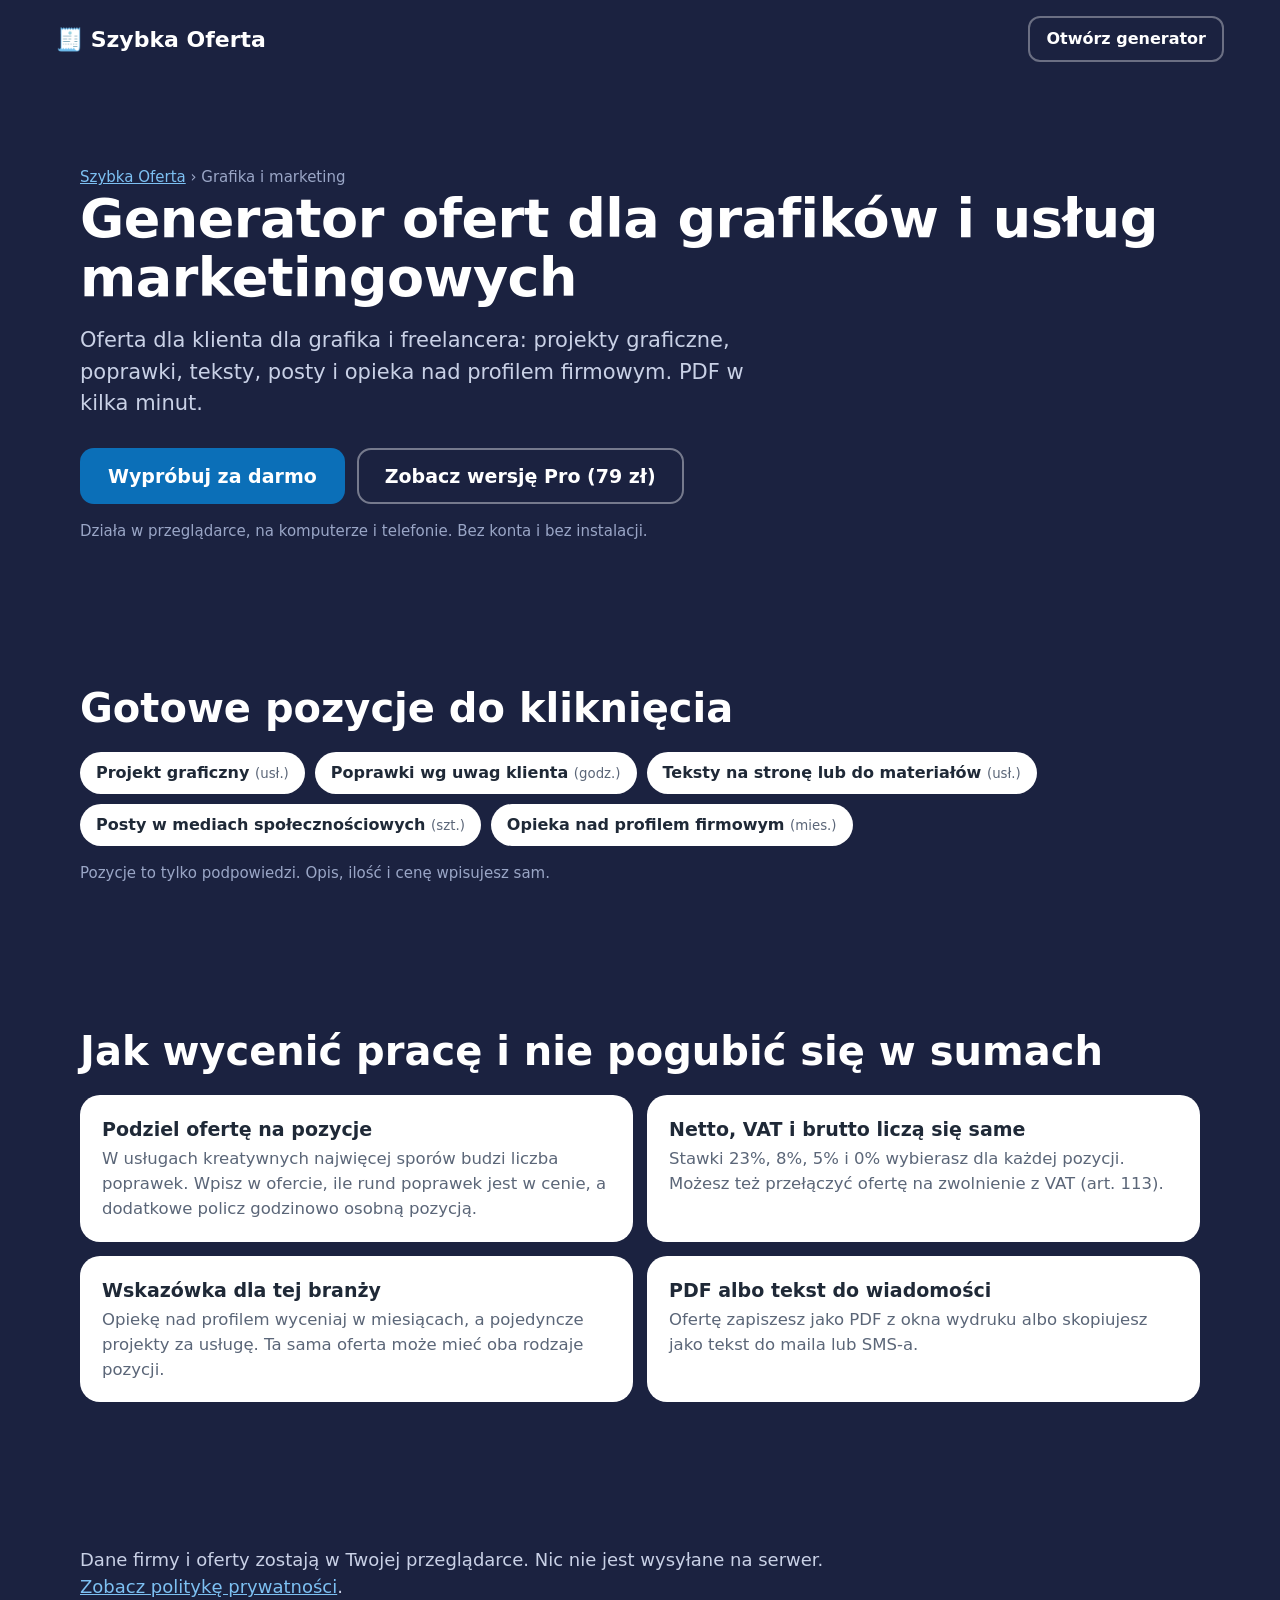
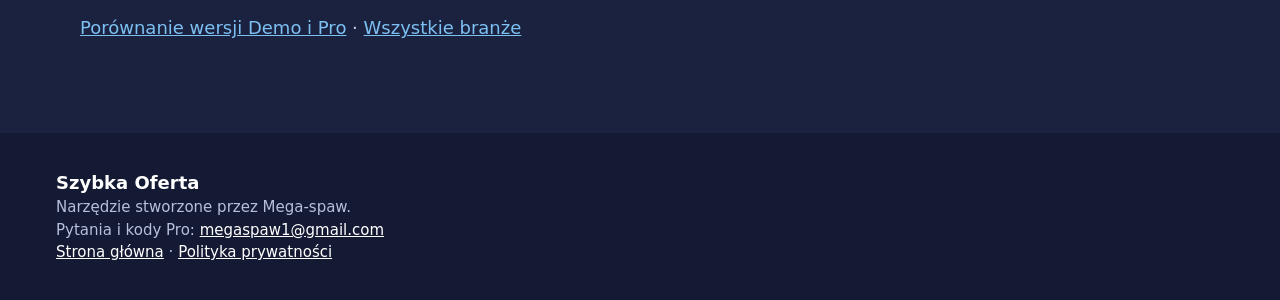
<file: oferta-grafika-marketing.html>
<!doctype html>
<html lang="pl">
<head>
<meta charset="utf-8">
<meta name="viewport" content="width=device-width, initial-scale=1">
<title>Generator ofert dla grafików i usług marketingowych — Szybka Oferta</title>
<meta name="description" content="Oferta dla klienta dla grafika i freelancera: projekty graficzne, poprawki, teksty, posty i opieka nad profilem firmowym. PDF w kilka minut.">
<link rel="canonical" href="https://mega916.github.io/szybka-oferta/oferta-grafika-marketing.html">
<meta name="theme-color" content="#1B2240">
<meta property="og:type" content="website">
<meta property="og:locale" content="pl_PL">
<meta property="og:site_name" content="Szybka Oferta">
<meta property="og:title" content="Generator ofert dla grafików i usług marketingowych — Szybka Oferta">
<meta property="og:description" content="Oferta dla klienta dla grafika i freelancera: projekty graficzne, poprawki, teksty, posty i opieka nad profilem firmowym. PDF w kilka minut.">
<meta property="og:url" content="https://mega916.github.io/szybka-oferta/oferta-grafika-marketing.html">
<meta property="og:image" content="https://mega916.github.io/szybka-oferta/og-image.png">
<meta name="twitter:card" content="summary_large_image">
<link rel="stylesheet" href="style.css">
</head>
<body>

<header class="top">
  <a class="logo" href="index.html">🧾 Szybka Oferta</a>
  <a class="top-link" href="generator.html">Otwórz generator</a>
</header>

<main>
  <section class="band">
    <p class="fine"><a href="index.html">Szybka Oferta</a> › Grafika i marketing</p>
    <h1 class="page-title">Generator ofert dla grafików i usług marketingowych</h1>
    <p class="lead">Oferta dla klienta dla grafika i freelancera: projekty graficzne, poprawki, teksty, posty i opieka nad profilem firmowym. PDF w kilka minut.</p>
    <div class="cta-row">
      <a class="btn btn-main" href="generator.html">Wypróbuj za darmo</a>
      <a class="btn btn-alt" href="index.html#wersje">Zobacz wersję Pro (79 zł)</a>
    </div>
    <p class="fine">Działa w przeglądarce, na komputerze i telefonie. Bez konta i bez instalacji.</p>
  </section>

  <section class="trades">
    <h2>Gotowe pozycje do kliknięcia</h2>
    <ul class="chips">
      <li>Projekt graficzny <small>(usł.)</small></li>
      <li>Poprawki wg uwag klienta <small>(godz.)</small></li>
      <li>Teksty na stronę lub do materiałów <small>(usł.)</small></li>
      <li>Posty w mediach społecznościowych <small>(szt.)</small></li>
      <li>Opieka nad profilem firmowym <small>(mies.)</small></li>
    </ul>
    <p class="fine">Pozycje to tylko podpowiedzi. Opis, ilość i cenę wpisujesz sam.</p>
  </section>

  <section class="how">
    <h2>Jak wycenić pracę i nie pogubić się w sumach</h2>
    <dl class="facts">
      <div><dt>Podziel ofertę na pozycje</dt><dd>W usługach kreatywnych najwięcej sporów budzi liczba poprawek. Wpisz w ofercie, ile rund poprawek jest w cenie, a dodatkowe policz godzinowo osobną pozycją.</dd></div>
      <div><dt>Netto, VAT i brutto liczą się same</dt><dd>Stawki 23%, 8%, 5% i 0% wybierasz dla każdej pozycji. Możesz też przełączyć ofertę na zwolnienie z VAT (art. 113).</dd></div>
      <div><dt>Wskazówka dla tej branży</dt><dd>Opiekę nad profilem wyceniaj w miesiącach, a pojedyncze projekty za usługę. Ta sama oferta może mieć oba rodzaje pozycji.</dd></div>
      <div><dt>PDF albo tekst do wiadomości</dt><dd>Ofertę zapiszesz jako PDF z okna wydruku albo skopiujesz jako tekst do maila lub SMS-a.</dd></div>
    </dl>
  </section>

  <section class="about">
    <p>Dane firmy i oferty zostają w Twojej przeglądarce. Nic nie jest wysyłane na serwer. <a href="prywatnosc.html">Zobacz politykę prywatności</a>.</p>
    <p style="margin-top:14px"><a href="index.html#wersje">Porównanie wersji Demo i Pro</a> · <a href="index.html">Wszystkie branże</a></p>
  </section>
</main>

<footer class="foot">
  <div>
    <b>Szybka Oferta</b><br>
    Narzędzie stworzone przez Mega-spaw.<br>
    Pytania i kody Pro: <a href="mailto:megaspaw1@gmail.com">megaspaw1@gmail.com</a><br>
    <a href="index.html">Strona główna</a> · <a href="prywatnosc.html">Polityka prywatności</a>
  </div>
</footer>
</body>
</html>
</file>
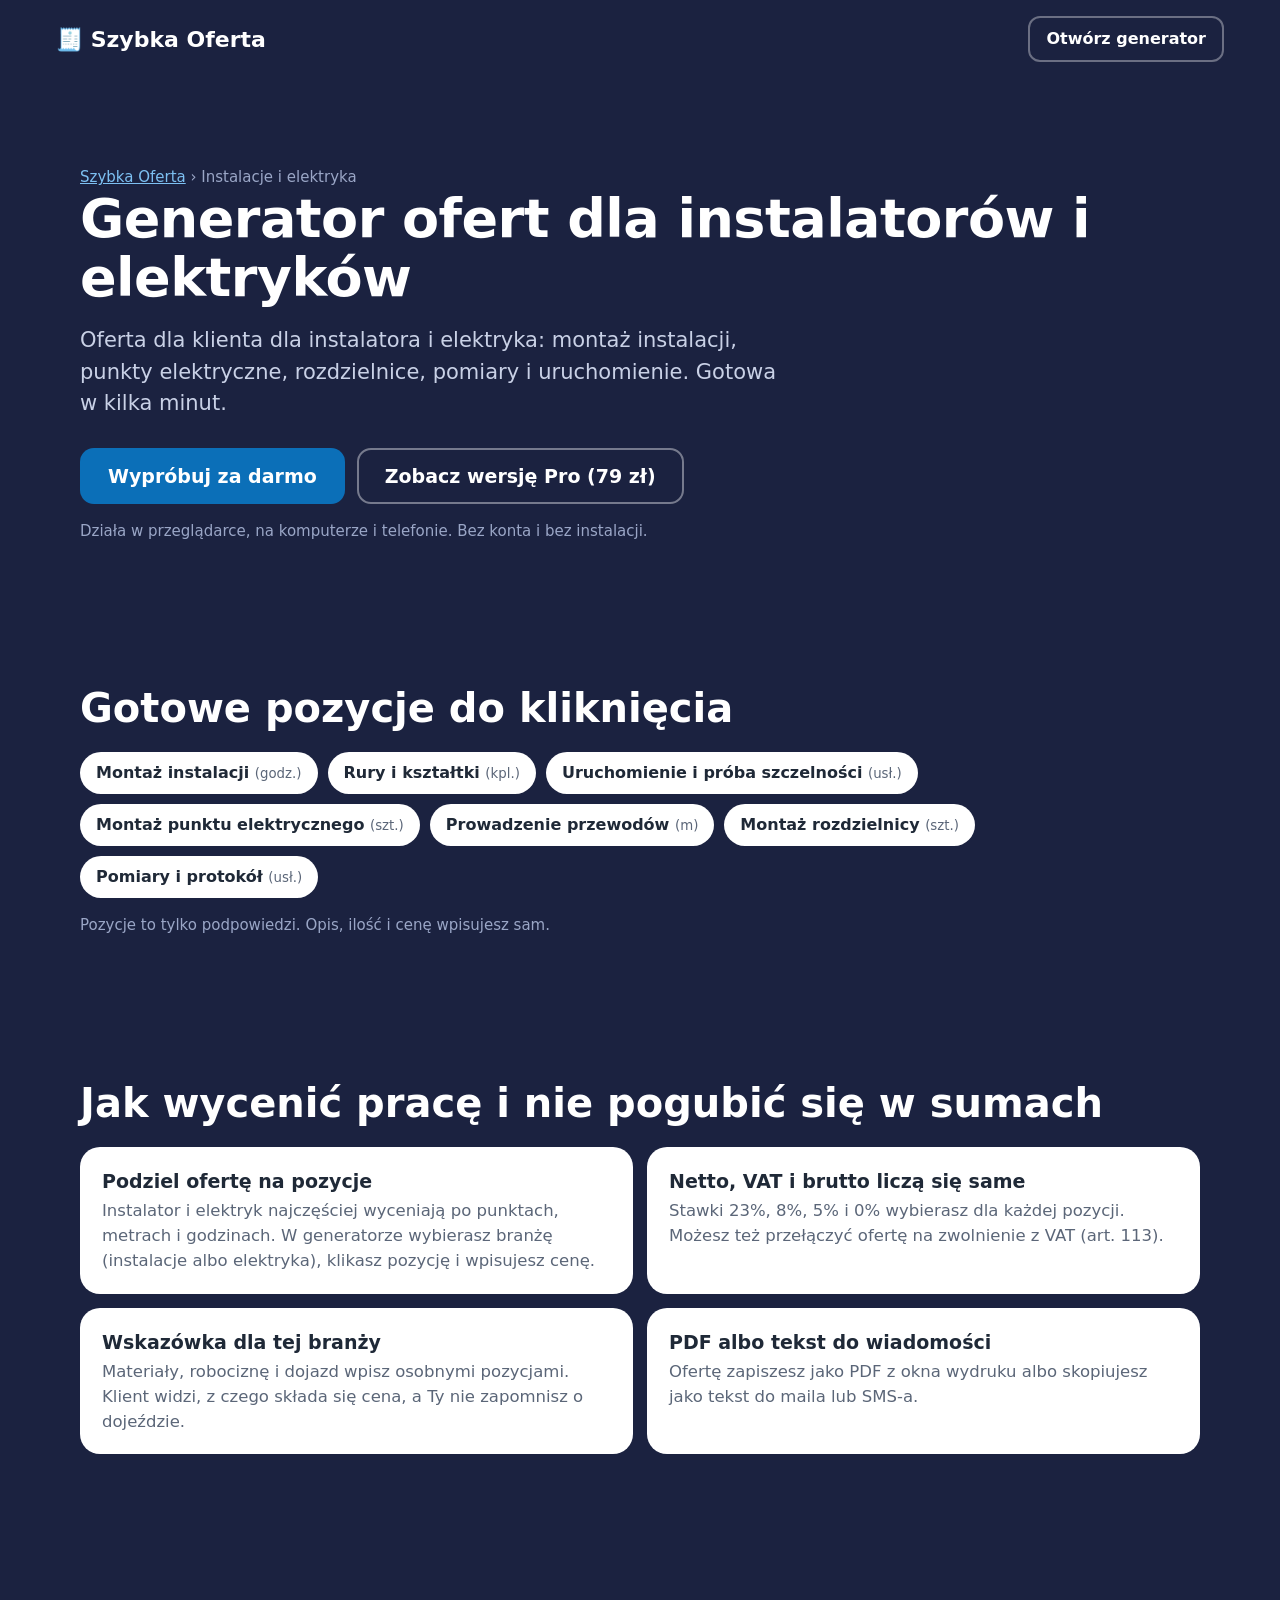
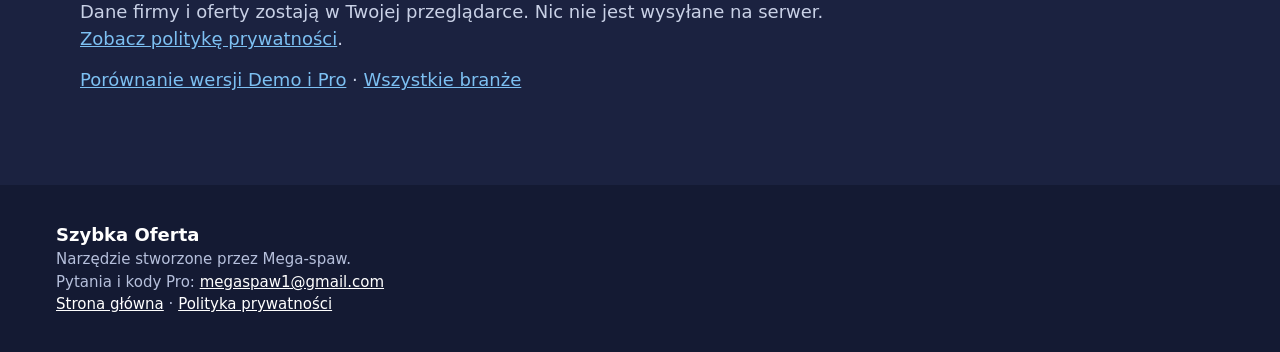
<file: oferta-instalacje-elektryka.html>
<!doctype html>
<html lang="pl">
<head>
<meta charset="utf-8">
<meta name="viewport" content="width=device-width, initial-scale=1">
<title>Generator ofert dla instalatorów i elektryków — Szybka Oferta</title>
<meta name="description" content="Oferta dla klienta dla instalatora i elektryka: montaż instalacji, punkty elektryczne, rozdzielnice, pomiary i uruchomienie. Gotowa w kilka minut.">
<link rel="canonical" href="https://mega916.github.io/szybka-oferta/oferta-instalacje-elektryka.html">
<meta name="theme-color" content="#1B2240">
<meta property="og:type" content="website">
<meta property="og:locale" content="pl_PL">
<meta property="og:site_name" content="Szybka Oferta">
<meta property="og:title" content="Generator ofert dla instalatorów i elektryków — Szybka Oferta">
<meta property="og:description" content="Oferta dla klienta dla instalatora i elektryka: montaż instalacji, punkty elektryczne, rozdzielnice, pomiary i uruchomienie. Gotowa w kilka minut.">
<meta property="og:url" content="https://mega916.github.io/szybka-oferta/oferta-instalacje-elektryka.html">
<meta property="og:image" content="https://mega916.github.io/szybka-oferta/og-image.png">
<meta name="twitter:card" content="summary_large_image">
<link rel="stylesheet" href="style.css">
</head>
<body>

<header class="top">
  <a class="logo" href="index.html">🧾 Szybka Oferta</a>
  <a class="top-link" href="generator.html">Otwórz generator</a>
</header>

<main>
  <section class="band">
    <p class="fine"><a href="index.html">Szybka Oferta</a> › Instalacje i elektryka</p>
    <h1 class="page-title">Generator ofert dla instalatorów i elektryków</h1>
    <p class="lead">Oferta dla klienta dla instalatora i elektryka: montaż instalacji, punkty elektryczne, rozdzielnice, pomiary i uruchomienie. Gotowa w kilka minut.</p>
    <div class="cta-row">
      <a class="btn btn-main" href="generator.html">Wypróbuj za darmo</a>
      <a class="btn btn-alt" href="index.html#wersje">Zobacz wersję Pro (79 zł)</a>
    </div>
    <p class="fine">Działa w przeglądarce, na komputerze i telefonie. Bez konta i bez instalacji.</p>
  </section>

  <section class="trades">
    <h2>Gotowe pozycje do kliknięcia</h2>
    <ul class="chips">
      <li>Montaż instalacji <small>(godz.)</small></li>
      <li>Rury i kształtki <small>(kpl.)</small></li>
      <li>Uruchomienie i próba szczelności <small>(usł.)</small></li>
      <li>Montaż punktu elektrycznego <small>(szt.)</small></li>
      <li>Prowadzenie przewodów <small>(m)</small></li>
      <li>Montaż rozdzielnicy <small>(szt.)</small></li>
      <li>Pomiary i protokół <small>(usł.)</small></li>
    </ul>
    <p class="fine">Pozycje to tylko podpowiedzi. Opis, ilość i cenę wpisujesz sam.</p>
  </section>

  <section class="how">
    <h2>Jak wycenić pracę i nie pogubić się w sumach</h2>
    <dl class="facts">
      <div><dt>Podziel ofertę na pozycje</dt><dd>Instalator i elektryk najczęściej wyceniają po punktach, metrach i godzinach. W generatorze wybierasz branżę (instalacje albo elektryka), klikasz pozycję i wpisujesz cenę.</dd></div>
      <div><dt>Netto, VAT i brutto liczą się same</dt><dd>Stawki 23%, 8%, 5% i 0% wybierasz dla każdej pozycji. Możesz też przełączyć ofertę na zwolnienie z VAT (art. 113).</dd></div>
      <div><dt>Wskazówka dla tej branży</dt><dd>Materiały, robociznę i dojazd wpisz osobnymi pozycjami. Klient widzi, z czego składa się cena, a Ty nie zapomnisz o dojeździe.</dd></div>
      <div><dt>PDF albo tekst do wiadomości</dt><dd>Ofertę zapiszesz jako PDF z okna wydruku albo skopiujesz jako tekst do maila lub SMS-a.</dd></div>
    </dl>
  </section>

  <section class="about">
    <p>Dane firmy i oferty zostają w Twojej przeglądarce. Nic nie jest wysyłane na serwer. <a href="prywatnosc.html">Zobacz politykę prywatności</a>.</p>
    <p style="margin-top:14px"><a href="index.html#wersje">Porównanie wersji Demo i Pro</a> · <a href="index.html">Wszystkie branże</a></p>
  </section>
</main>

<footer class="foot">
  <div>
    <b>Szybka Oferta</b><br>
    Narzędzie stworzone przez Mega-spaw.<br>
    Pytania i kody Pro: <a href="mailto:megaspaw1@gmail.com">megaspaw1@gmail.com</a><br>
    <a href="index.html">Strona główna</a> · <a href="prywatnosc.html">Polityka prywatności</a>
  </div>
</footer>
</body>
</html>
</file>
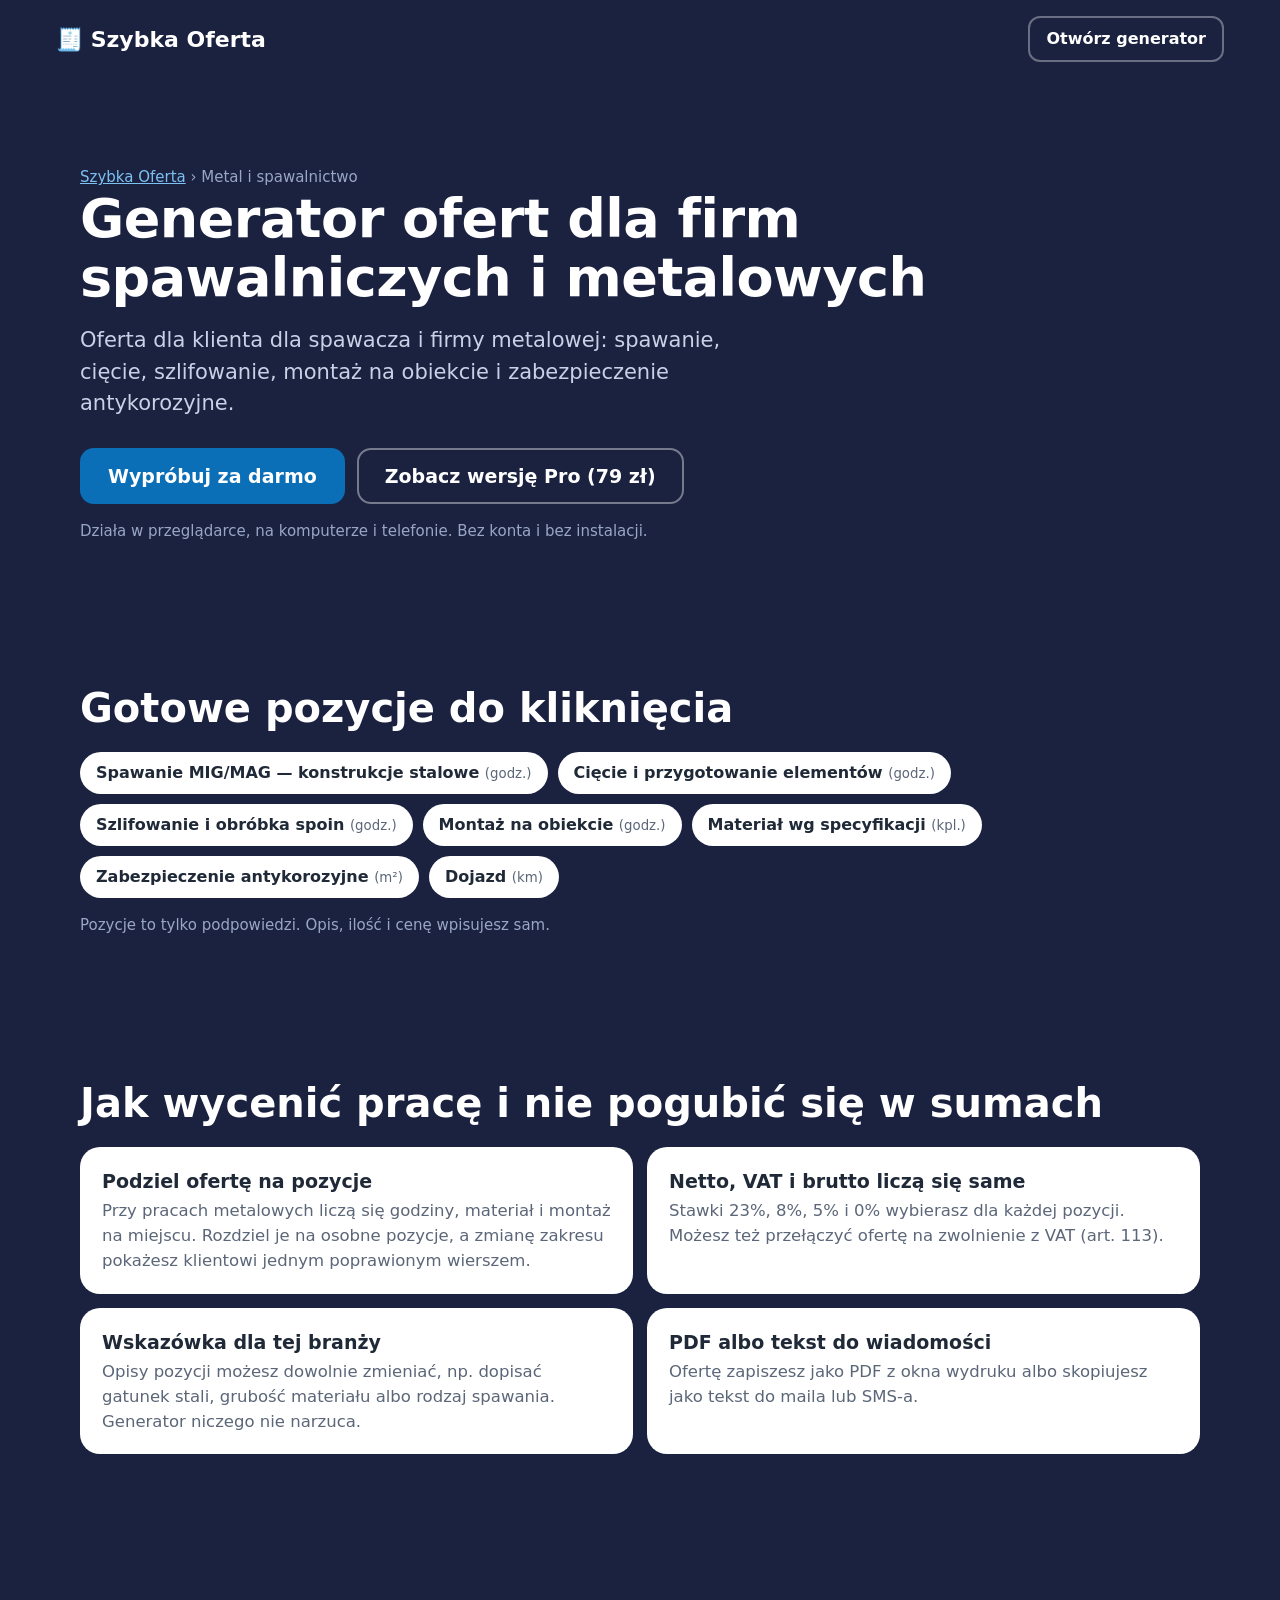
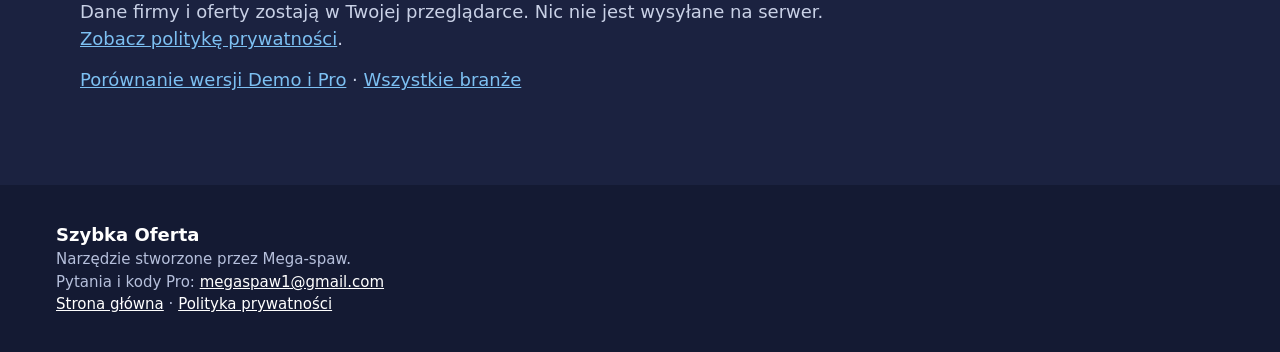
<file: oferta-metal-spawalnictwo.html>
<!doctype html>
<html lang="pl">
<head>
<meta charset="utf-8">
<meta name="viewport" content="width=device-width, initial-scale=1">
<title>Generator ofert dla firm spawalniczych i metalowych — Szybka Oferta</title>
<meta name="description" content="Oferta dla klienta dla spawacza i firmy metalowej: spawanie, cięcie, szlifowanie, montaż na obiekcie i zabezpieczenie antykorozyjne.">
<link rel="canonical" href="https://mega916.github.io/szybka-oferta/oferta-metal-spawalnictwo.html">
<meta name="theme-color" content="#1B2240">
<meta property="og:type" content="website">
<meta property="og:locale" content="pl_PL">
<meta property="og:site_name" content="Szybka Oferta">
<meta property="og:title" content="Generator ofert dla firm spawalniczych i metalowych — Szybka Oferta">
<meta property="og:description" content="Oferta dla klienta dla spawacza i firmy metalowej: spawanie, cięcie, szlifowanie, montaż na obiekcie i zabezpieczenie antykorozyjne.">
<meta property="og:url" content="https://mega916.github.io/szybka-oferta/oferta-metal-spawalnictwo.html">
<meta property="og:image" content="https://mega916.github.io/szybka-oferta/og-image.png">
<meta name="twitter:card" content="summary_large_image">
<link rel="stylesheet" href="style.css">
</head>
<body>

<header class="top">
  <a class="logo" href="index.html">🧾 Szybka Oferta</a>
  <a class="top-link" href="generator.html">Otwórz generator</a>
</header>

<main>
  <section class="band">
    <p class="fine"><a href="index.html">Szybka Oferta</a> › Metal i spawalnictwo</p>
    <h1 class="page-title">Generator ofert dla firm spawalniczych i metalowych</h1>
    <p class="lead">Oferta dla klienta dla spawacza i firmy metalowej: spawanie, cięcie, szlifowanie, montaż na obiekcie i zabezpieczenie antykorozyjne.</p>
    <div class="cta-row">
      <a class="btn btn-main" href="generator.html">Wypróbuj za darmo</a>
      <a class="btn btn-alt" href="index.html#wersje">Zobacz wersję Pro (79 zł)</a>
    </div>
    <p class="fine">Działa w przeglądarce, na komputerze i telefonie. Bez konta i bez instalacji.</p>
  </section>

  <section class="trades">
    <h2>Gotowe pozycje do kliknięcia</h2>
    <ul class="chips">
      <li>Spawanie MIG/MAG — konstrukcje stalowe <small>(godz.)</small></li>
      <li>Cięcie i przygotowanie elementów <small>(godz.)</small></li>
      <li>Szlifowanie i obróbka spoin <small>(godz.)</small></li>
      <li>Montaż na obiekcie <small>(godz.)</small></li>
      <li>Materiał wg specyfikacji <small>(kpl.)</small></li>
      <li>Zabezpieczenie antykorozyjne <small>(m²)</small></li>
      <li>Dojazd <small>(km)</small></li>
    </ul>
    <p class="fine">Pozycje to tylko podpowiedzi. Opis, ilość i cenę wpisujesz sam.</p>
  </section>

  <section class="how">
    <h2>Jak wycenić pracę i nie pogubić się w sumach</h2>
    <dl class="facts">
      <div><dt>Podziel ofertę na pozycje</dt><dd>Przy pracach metalowych liczą się godziny, materiał i montaż na miejscu. Rozdziel je na osobne pozycje, a zmianę zakresu pokażesz klientowi jednym poprawionym wierszem.</dd></div>
      <div><dt>Netto, VAT i brutto liczą się same</dt><dd>Stawki 23%, 8%, 5% i 0% wybierasz dla każdej pozycji. Możesz też przełączyć ofertę na zwolnienie z VAT (art. 113).</dd></div>
      <div><dt>Wskazówka dla tej branży</dt><dd>Opisy pozycji możesz dowolnie zmieniać, np. dopisać gatunek stali, grubość materiału albo rodzaj spawania. Generator niczego nie narzuca.</dd></div>
      <div><dt>PDF albo tekst do wiadomości</dt><dd>Ofertę zapiszesz jako PDF z okna wydruku albo skopiujesz jako tekst do maila lub SMS-a.</dd></div>
    </dl>
  </section>

  <section class="about">
    <p>Dane firmy i oferty zostają w Twojej przeglądarce. Nic nie jest wysyłane na serwer. <a href="prywatnosc.html">Zobacz politykę prywatności</a>.</p>
    <p style="margin-top:14px"><a href="index.html#wersje">Porównanie wersji Demo i Pro</a> · <a href="index.html">Wszystkie branże</a></p>
  </section>
</main>

<footer class="foot">
  <div>
    <b>Szybka Oferta</b><br>
    Narzędzie stworzone przez Mega-spaw.<br>
    Pytania i kody Pro: <a href="mailto:megaspaw1@gmail.com">megaspaw1@gmail.com</a><br>
    <a href="index.html">Strona główna</a> · <a href="prywatnosc.html">Polityka prywatności</a>
  </div>
</footer>
</body>
</html>
</file>
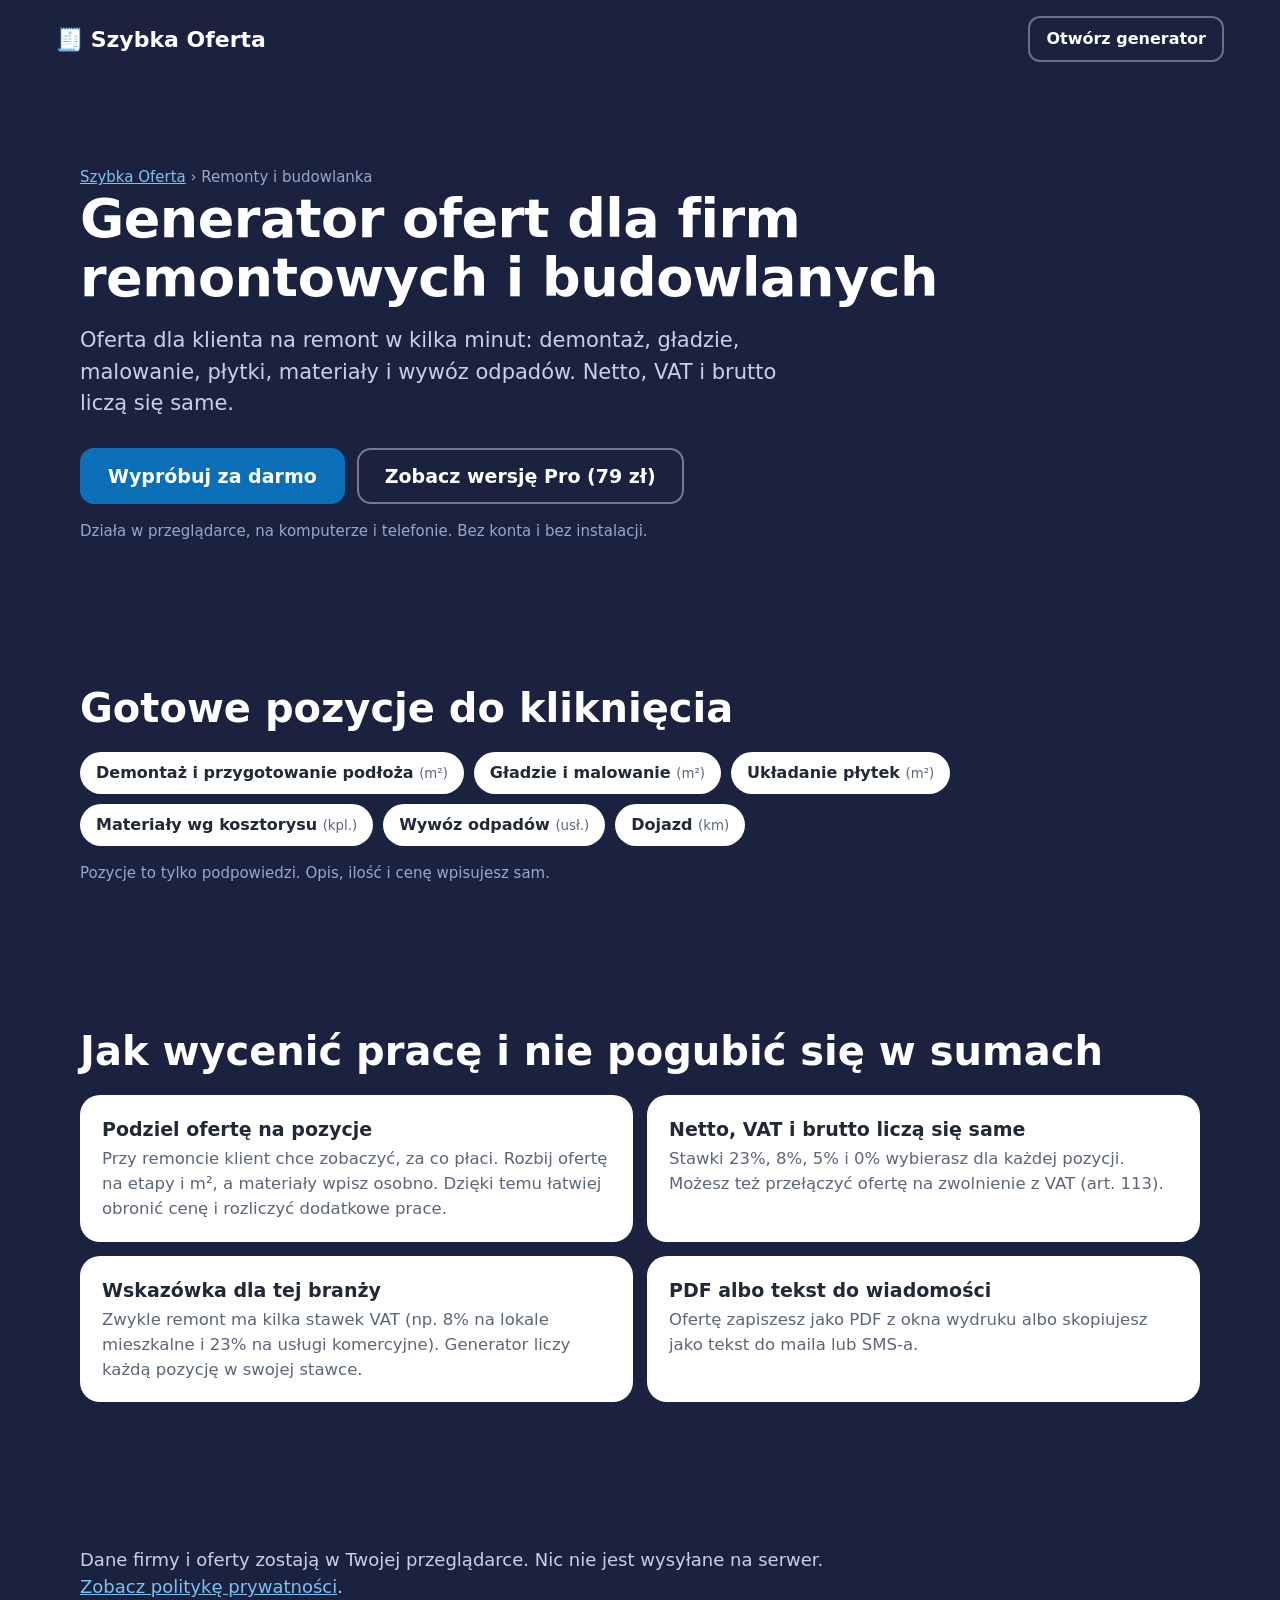
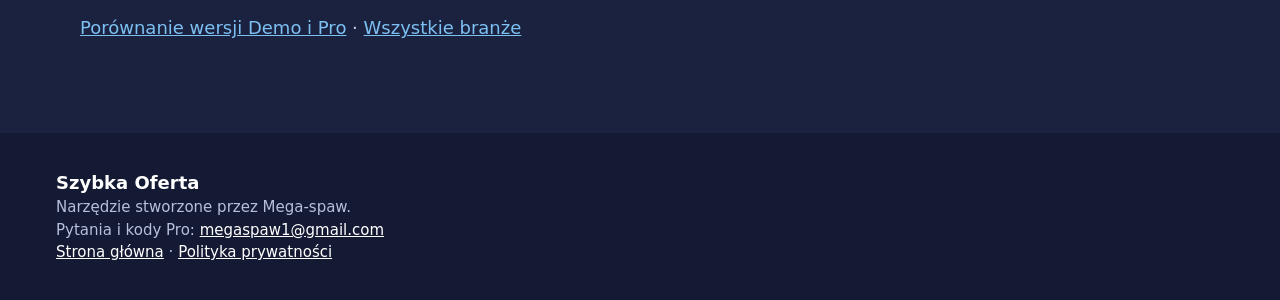
<file: oferta-remonty.html>
<!doctype html>
<html lang="pl">
<head>
<meta charset="utf-8">
<meta name="viewport" content="width=device-width, initial-scale=1">
<title>Generator ofert dla firm remontowych i budowlanych — Szybka Oferta</title>
<meta name="description" content="Oferta dla klienta na remont w kilka minut: demontaż, gładzie, malowanie, płytki, materiały i wywóz odpadów. Netto, VAT i brutto liczą się same.">
<link rel="canonical" href="https://mega916.github.io/szybka-oferta/oferta-remonty.html">
<meta name="theme-color" content="#1B2240">
<meta property="og:type" content="website">
<meta property="og:locale" content="pl_PL">
<meta property="og:site_name" content="Szybka Oferta">
<meta property="og:title" content="Generator ofert dla firm remontowych i budowlanych — Szybka Oferta">
<meta property="og:description" content="Oferta dla klienta na remont w kilka minut: demontaż, gładzie, malowanie, płytki, materiały i wywóz odpadów. Netto, VAT i brutto liczą się same.">
<meta property="og:url" content="https://mega916.github.io/szybka-oferta/oferta-remonty.html">
<meta property="og:image" content="https://mega916.github.io/szybka-oferta/og-image.png">
<meta name="twitter:card" content="summary_large_image">
<link rel="stylesheet" href="style.css">
</head>
<body>

<header class="top">
  <a class="logo" href="index.html">🧾 Szybka Oferta</a>
  <a class="top-link" href="generator.html">Otwórz generator</a>
</header>

<main>
  <section class="band">
    <p class="fine"><a href="index.html">Szybka Oferta</a> › Remonty i budowlanka</p>
    <h1 class="page-title">Generator ofert dla firm remontowych i budowlanych</h1>
    <p class="lead">Oferta dla klienta na remont w kilka minut: demontaż, gładzie, malowanie, płytki, materiały i wywóz odpadów. Netto, VAT i brutto liczą się same.</p>
    <div class="cta-row">
      <a class="btn btn-main" href="generator.html">Wypróbuj za darmo</a>
      <a class="btn btn-alt" href="index.html#wersje">Zobacz wersję Pro (79 zł)</a>
    </div>
    <p class="fine">Działa w przeglądarce, na komputerze i telefonie. Bez konta i bez instalacji.</p>
  </section>

  <section class="trades">
    <h2>Gotowe pozycje do kliknięcia</h2>
    <ul class="chips">
      <li>Demontaż i przygotowanie podłoża <small>(m²)</small></li>
      <li>Gładzie i malowanie <small>(m²)</small></li>
      <li>Układanie płytek <small>(m²)</small></li>
      <li>Materiały wg kosztorysu <small>(kpl.)</small></li>
      <li>Wywóz odpadów <small>(usł.)</small></li>
      <li>Dojazd <small>(km)</small></li>
    </ul>
    <p class="fine">Pozycje to tylko podpowiedzi. Opis, ilość i cenę wpisujesz sam.</p>
  </section>

  <section class="how">
    <h2>Jak wycenić pracę i nie pogubić się w sumach</h2>
    <dl class="facts">
      <div><dt>Podziel ofertę na pozycje</dt><dd>Przy remoncie klient chce zobaczyć, za co płaci. Rozbij ofertę na etapy i m², a materiały wpisz osobno. Dzięki temu łatwiej obronić cenę i rozliczyć dodatkowe prace.</dd></div>
      <div><dt>Netto, VAT i brutto liczą się same</dt><dd>Stawki 23%, 8%, 5% i 0% wybierasz dla każdej pozycji. Możesz też przełączyć ofertę na zwolnienie z VAT (art. 113).</dd></div>
      <div><dt>Wskazówka dla tej branży</dt><dd>Zwykle remont ma kilka stawek VAT (np. 8% na lokale mieszkalne i 23% na usługi komercyjne). Generator liczy każdą pozycję w swojej stawce.</dd></div>
      <div><dt>PDF albo tekst do wiadomości</dt><dd>Ofertę zapiszesz jako PDF z okna wydruku albo skopiujesz jako tekst do maila lub SMS-a.</dd></div>
    </dl>
  </section>

  <section class="about">
    <p>Dane firmy i oferty zostają w Twojej przeglądarce. Nic nie jest wysyłane na serwer. <a href="prywatnosc.html">Zobacz politykę prywatności</a>.</p>
    <p style="margin-top:14px"><a href="index.html#wersje">Porównanie wersji Demo i Pro</a> · <a href="index.html">Wszystkie branże</a></p>
  </section>
</main>

<footer class="foot">
  <div>
    <b>Szybka Oferta</b><br>
    Narzędzie stworzone przez Mega-spaw.<br>
    Pytania i kody Pro: <a href="mailto:megaspaw1@gmail.com">megaspaw1@gmail.com</a><br>
    <a href="index.html">Strona główna</a> · <a href="prywatnosc.html">Polityka prywatności</a>
  </div>
</footer>
</body>
</html>
</file>
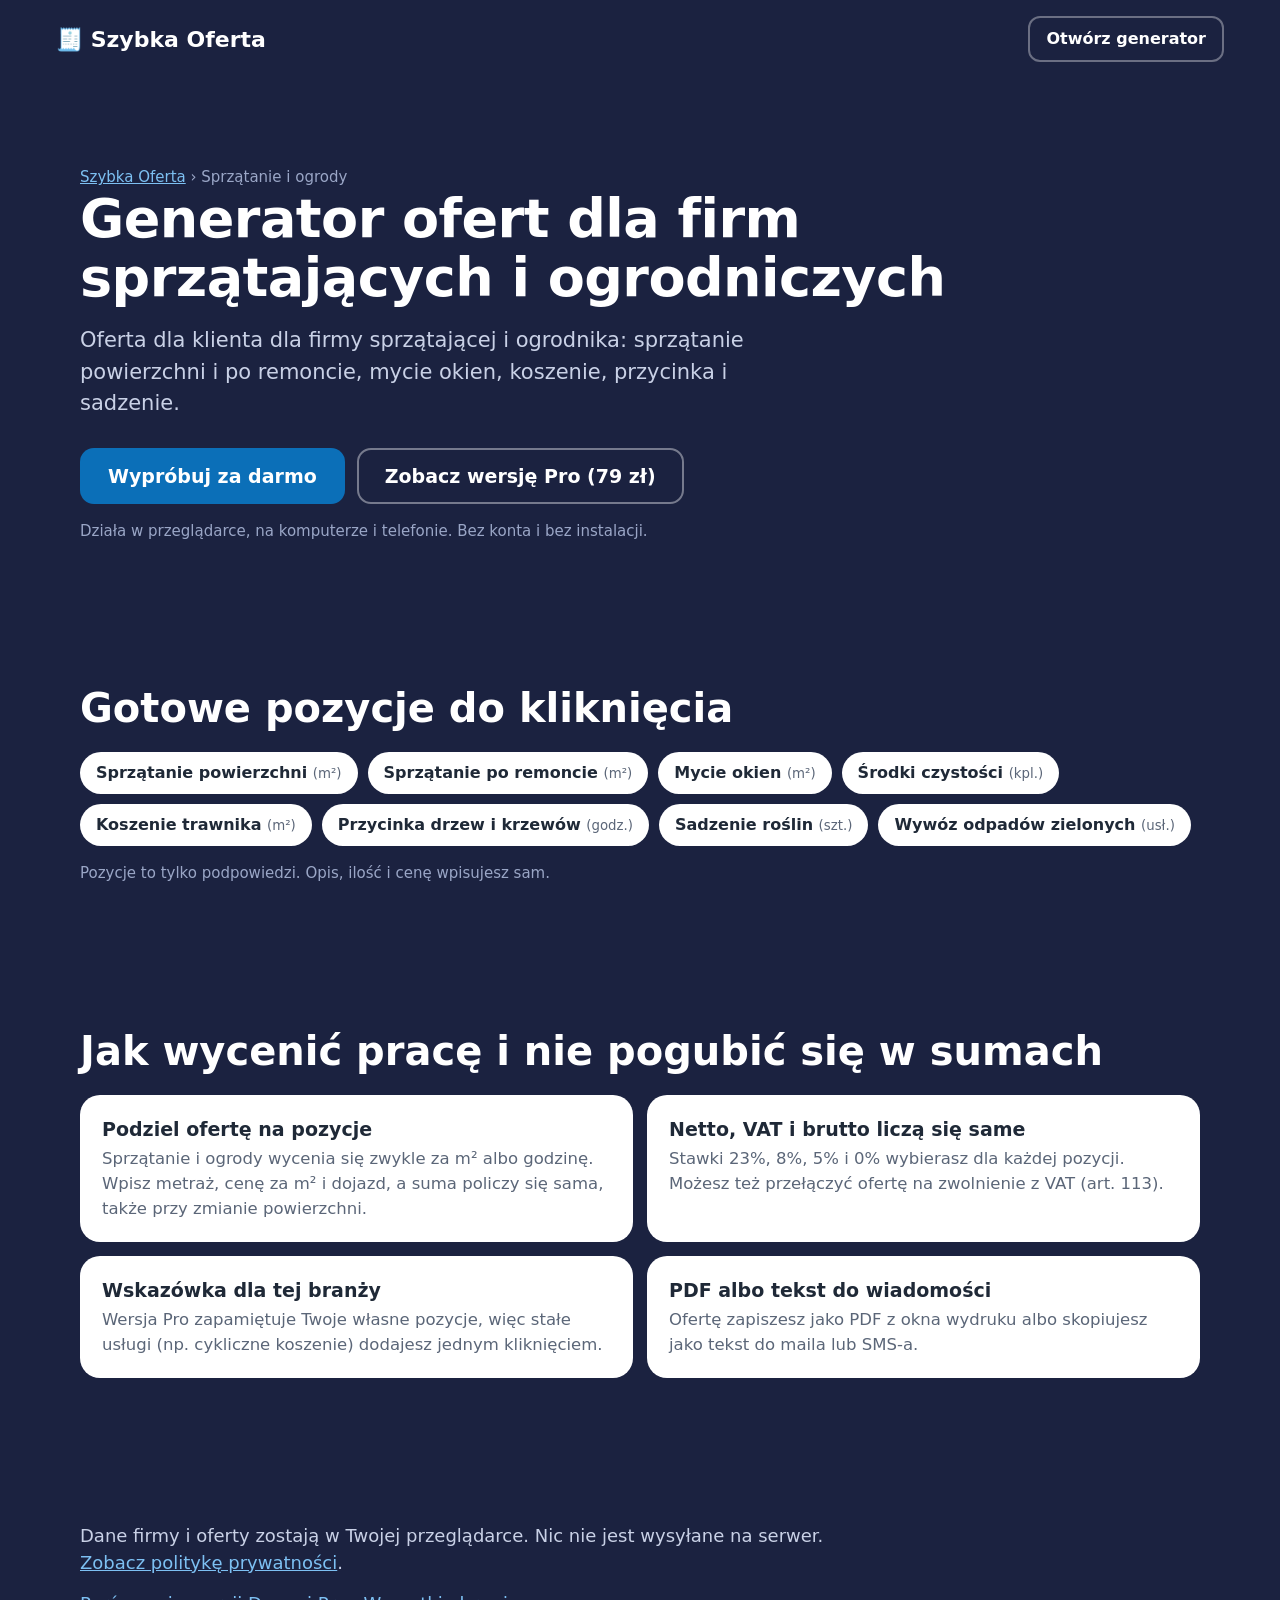
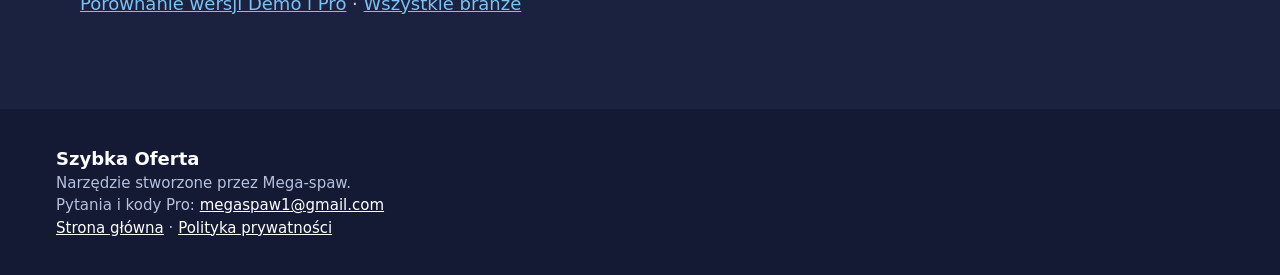
<file: oferta-sprzatanie-ogrody.html>
<!doctype html>
<html lang="pl">
<head>
<meta charset="utf-8">
<meta name="viewport" content="width=device-width, initial-scale=1">
<title>Generator ofert dla firm sprzątających i ogrodniczych — Szybka Oferta</title>
<meta name="description" content="Oferta dla klienta dla firmy sprzątającej i ogrodnika: sprzątanie powierzchni i po remoncie, mycie okien, koszenie, przycinka i sadzenie.">
<link rel="canonical" href="https://mega916.github.io/szybka-oferta/oferta-sprzatanie-ogrody.html">
<meta name="theme-color" content="#1B2240">
<meta property="og:type" content="website">
<meta property="og:locale" content="pl_PL">
<meta property="og:site_name" content="Szybka Oferta">
<meta property="og:title" content="Generator ofert dla firm sprzątających i ogrodniczych — Szybka Oferta">
<meta property="og:description" content="Oferta dla klienta dla firmy sprzątającej i ogrodnika: sprzątanie powierzchni i po remoncie, mycie okien, koszenie, przycinka i sadzenie.">
<meta property="og:url" content="https://mega916.github.io/szybka-oferta/oferta-sprzatanie-ogrody.html">
<meta property="og:image" content="https://mega916.github.io/szybka-oferta/og-image.png">
<meta name="twitter:card" content="summary_large_image">
<link rel="stylesheet" href="style.css">
</head>
<body>

<header class="top">
  <a class="logo" href="index.html">🧾 Szybka Oferta</a>
  <a class="top-link" href="generator.html">Otwórz generator</a>
</header>

<main>
  <section class="band">
    <p class="fine"><a href="index.html">Szybka Oferta</a> › Sprzątanie i ogrody</p>
    <h1 class="page-title">Generator ofert dla firm sprzątających i ogrodniczych</h1>
    <p class="lead">Oferta dla klienta dla firmy sprzątającej i ogrodnika: sprzątanie powierzchni i po remoncie, mycie okien, koszenie, przycinka i sadzenie.</p>
    <div class="cta-row">
      <a class="btn btn-main" href="generator.html">Wypróbuj za darmo</a>
      <a class="btn btn-alt" href="index.html#wersje">Zobacz wersję Pro (79 zł)</a>
    </div>
    <p class="fine">Działa w przeglądarce, na komputerze i telefonie. Bez konta i bez instalacji.</p>
  </section>

  <section class="trades">
    <h2>Gotowe pozycje do kliknięcia</h2>
    <ul class="chips">
      <li>Sprzątanie powierzchni <small>(m²)</small></li>
      <li>Sprzątanie po remoncie <small>(m²)</small></li>
      <li>Mycie okien <small>(m²)</small></li>
      <li>Środki czystości <small>(kpl.)</small></li>
      <li>Koszenie trawnika <small>(m²)</small></li>
      <li>Przycinka drzew i krzewów <small>(godz.)</small></li>
      <li>Sadzenie roślin <small>(szt.)</small></li>
      <li>Wywóz odpadów zielonych <small>(usł.)</small></li>
    </ul>
    <p class="fine">Pozycje to tylko podpowiedzi. Opis, ilość i cenę wpisujesz sam.</p>
  </section>

  <section class="how">
    <h2>Jak wycenić pracę i nie pogubić się w sumach</h2>
    <dl class="facts">
      <div><dt>Podziel ofertę na pozycje</dt><dd>Sprzątanie i ogrody wycenia się zwykle za m² albo godzinę. Wpisz metraż, cenę za m² i dojazd, a suma policzy się sama, także przy zmianie powierzchni.</dd></div>
      <div><dt>Netto, VAT i brutto liczą się same</dt><dd>Stawki 23%, 8%, 5% i 0% wybierasz dla każdej pozycji. Możesz też przełączyć ofertę na zwolnienie z VAT (art. 113).</dd></div>
      <div><dt>Wskazówka dla tej branży</dt><dd>Wersja Pro zapamiętuje Twoje własne pozycje, więc stałe usługi (np. cykliczne koszenie) dodajesz jednym kliknięciem.</dd></div>
      <div><dt>PDF albo tekst do wiadomości</dt><dd>Ofertę zapiszesz jako PDF z okna wydruku albo skopiujesz jako tekst do maila lub SMS-a.</dd></div>
    </dl>
  </section>

  <section class="about">
    <p>Dane firmy i oferty zostają w Twojej przeglądarce. Nic nie jest wysyłane na serwer. <a href="prywatnosc.html">Zobacz politykę prywatności</a>.</p>
    <p style="margin-top:14px"><a href="index.html#wersje">Porównanie wersji Demo i Pro</a> · <a href="index.html">Wszystkie branże</a></p>
  </section>
</main>

<footer class="foot">
  <div>
    <b>Szybka Oferta</b><br>
    Narzędzie stworzone przez Mega-spaw.<br>
    Pytania i kody Pro: <a href="mailto:megaspaw1@gmail.com">megaspaw1@gmail.com</a><br>
    <a href="index.html">Strona główna</a> · <a href="prywatnosc.html">Polityka prywatności</a>
  </div>
</footer>
</body>
</html>
</file>
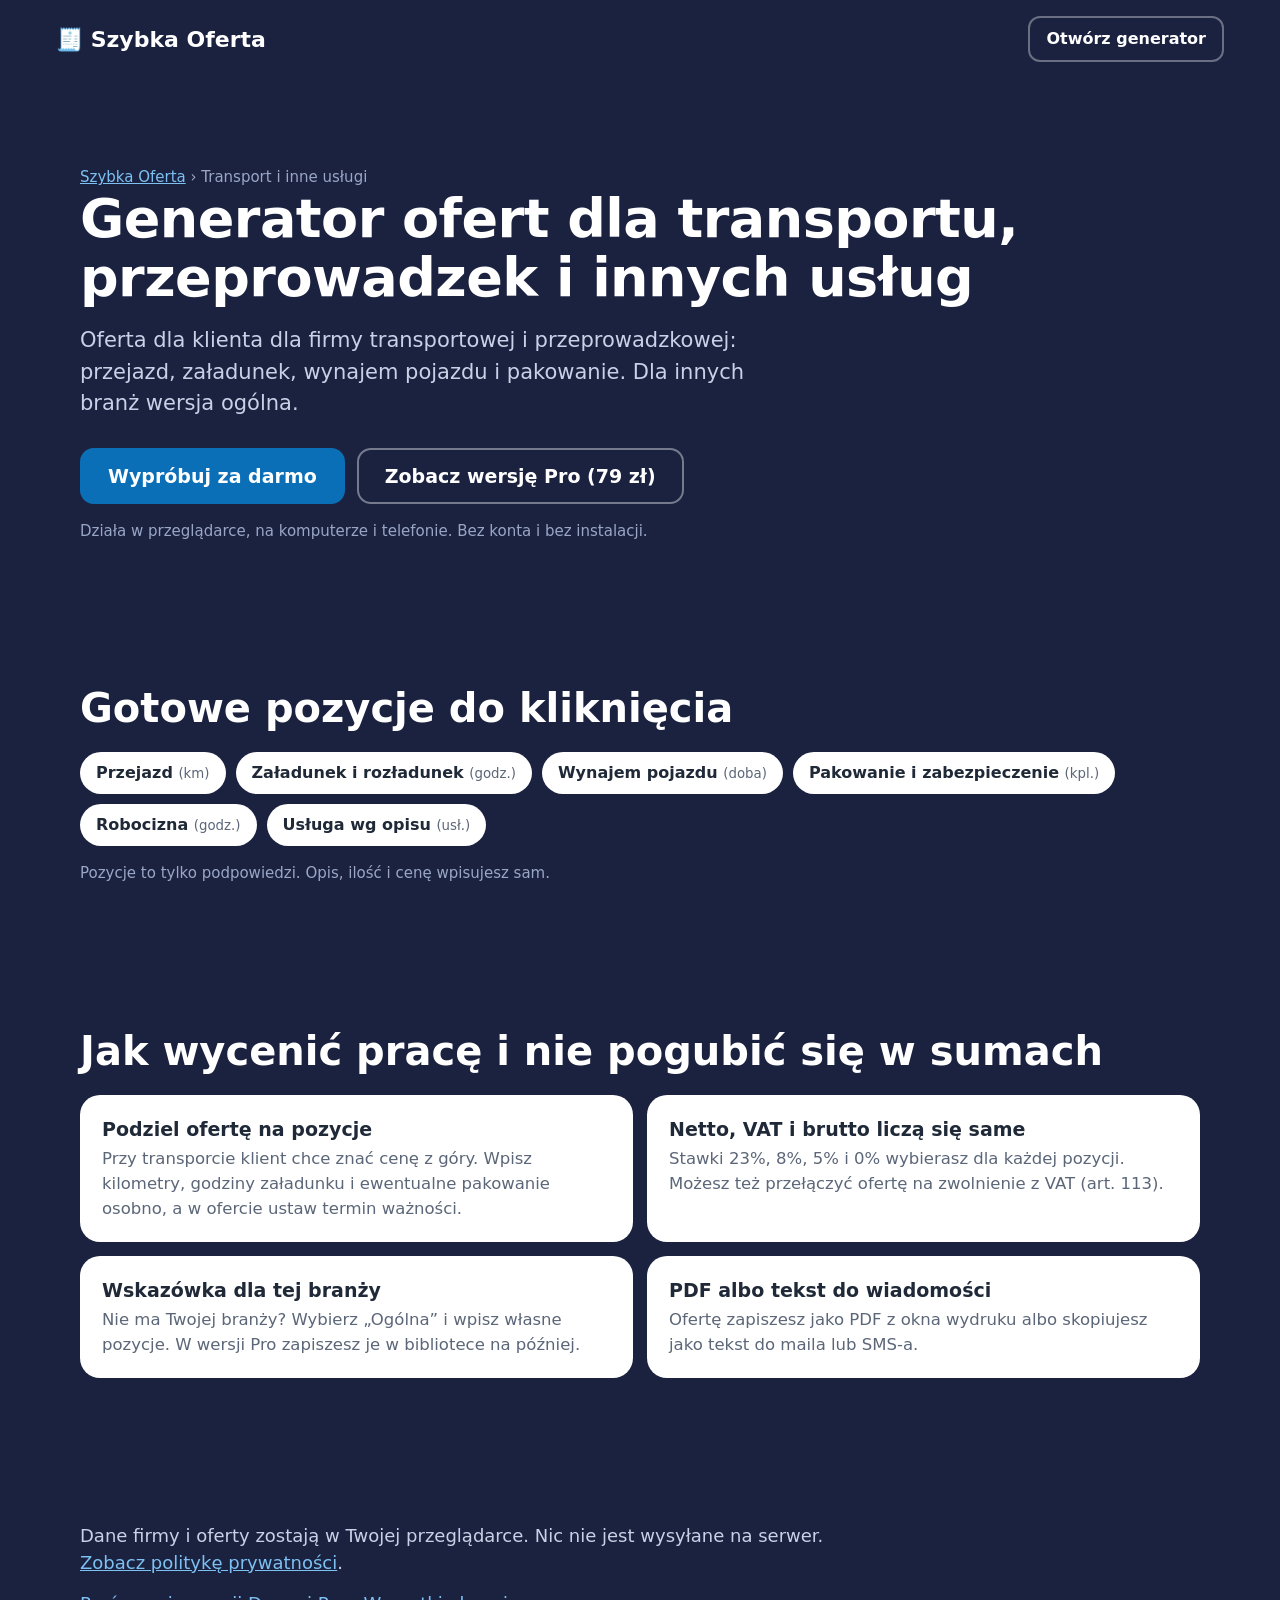
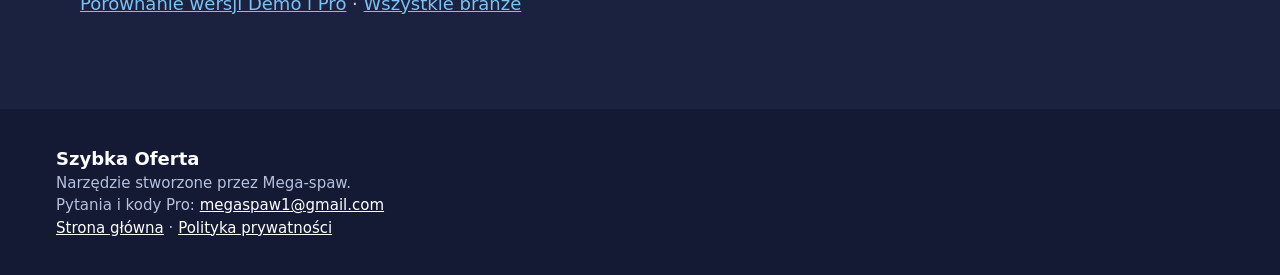
<file: oferta-transport.html>
<!doctype html>
<html lang="pl">
<head>
<meta charset="utf-8">
<meta name="viewport" content="width=device-width, initial-scale=1">
<title>Generator ofert dla transportu, przeprowadzek i innych usług — Szybka Oferta</title>
<meta name="description" content="Oferta dla klienta dla firmy transportowej i przeprowadzkowej: przejazd, załadunek, wynajem pojazdu i pakowanie. Dla innych branż wersja ogólna.">
<link rel="canonical" href="https://mega916.github.io/szybka-oferta/oferta-transport.html">
<meta name="theme-color" content="#1B2240">
<meta property="og:type" content="website">
<meta property="og:locale" content="pl_PL">
<meta property="og:site_name" content="Szybka Oferta">
<meta property="og:title" content="Generator ofert dla transportu, przeprowadzek i innych usług — Szybka Oferta">
<meta property="og:description" content="Oferta dla klienta dla firmy transportowej i przeprowadzkowej: przejazd, załadunek, wynajem pojazdu i pakowanie. Dla innych branż wersja ogólna.">
<meta property="og:url" content="https://mega916.github.io/szybka-oferta/oferta-transport.html">
<meta property="og:image" content="https://mega916.github.io/szybka-oferta/og-image.png">
<meta name="twitter:card" content="summary_large_image">
<link rel="stylesheet" href="style.css">
</head>
<body>

<header class="top">
  <a class="logo" href="index.html">🧾 Szybka Oferta</a>
  <a class="top-link" href="generator.html">Otwórz generator</a>
</header>

<main>
  <section class="band">
    <p class="fine"><a href="index.html">Szybka Oferta</a> › Transport i inne usługi</p>
    <h1 class="page-title">Generator ofert dla transportu, przeprowadzek i innych usług</h1>
    <p class="lead">Oferta dla klienta dla firmy transportowej i przeprowadzkowej: przejazd, załadunek, wynajem pojazdu i pakowanie. Dla innych branż wersja ogólna.</p>
    <div class="cta-row">
      <a class="btn btn-main" href="generator.html">Wypróbuj za darmo</a>
      <a class="btn btn-alt" href="index.html#wersje">Zobacz wersję Pro (79 zł)</a>
    </div>
    <p class="fine">Działa w przeglądarce, na komputerze i telefonie. Bez konta i bez instalacji.</p>
  </section>

  <section class="trades">
    <h2>Gotowe pozycje do kliknięcia</h2>
    <ul class="chips">
      <li>Przejazd <small>(km)</small></li>
      <li>Załadunek i rozładunek <small>(godz.)</small></li>
      <li>Wynajem pojazdu <small>(doba)</small></li>
      <li>Pakowanie i zabezpieczenie <small>(kpl.)</small></li>
      <li>Robocizna <small>(godz.)</small></li>
      <li>Usługa wg opisu <small>(usł.)</small></li>
    </ul>
    <p class="fine">Pozycje to tylko podpowiedzi. Opis, ilość i cenę wpisujesz sam.</p>
  </section>

  <section class="how">
    <h2>Jak wycenić pracę i nie pogubić się w sumach</h2>
    <dl class="facts">
      <div><dt>Podziel ofertę na pozycje</dt><dd>Przy transporcie klient chce znać cenę z góry. Wpisz kilometry, godziny załadunku i ewentualne pakowanie osobno, a w ofercie ustaw termin ważności.</dd></div>
      <div><dt>Netto, VAT i brutto liczą się same</dt><dd>Stawki 23%, 8%, 5% i 0% wybierasz dla każdej pozycji. Możesz też przełączyć ofertę na zwolnienie z VAT (art. 113).</dd></div>
      <div><dt>Wskazówka dla tej branży</dt><dd>Nie ma Twojej branży? Wybierz „Ogólna” i wpisz własne pozycje. W wersji Pro zapiszesz je w bibliotece na później.</dd></div>
      <div><dt>PDF albo tekst do wiadomości</dt><dd>Ofertę zapiszesz jako PDF z okna wydruku albo skopiujesz jako tekst do maila lub SMS-a.</dd></div>
    </dl>
  </section>

  <section class="about">
    <p>Dane firmy i oferty zostają w Twojej przeglądarce. Nic nie jest wysyłane na serwer. <a href="prywatnosc.html">Zobacz politykę prywatności</a>.</p>
    <p style="margin-top:14px"><a href="index.html#wersje">Porównanie wersji Demo i Pro</a> · <a href="index.html">Wszystkie branże</a></p>
  </section>
</main>

<footer class="foot">
  <div>
    <b>Szybka Oferta</b><br>
    Narzędzie stworzone przez Mega-spaw.<br>
    Pytania i kody Pro: <a href="mailto:megaspaw1@gmail.com">megaspaw1@gmail.com</a><br>
    <a href="index.html">Strona główna</a> · <a href="prywatnosc.html">Polityka prywatności</a>
  </div>
</footer>
</body>
</html>
</file>
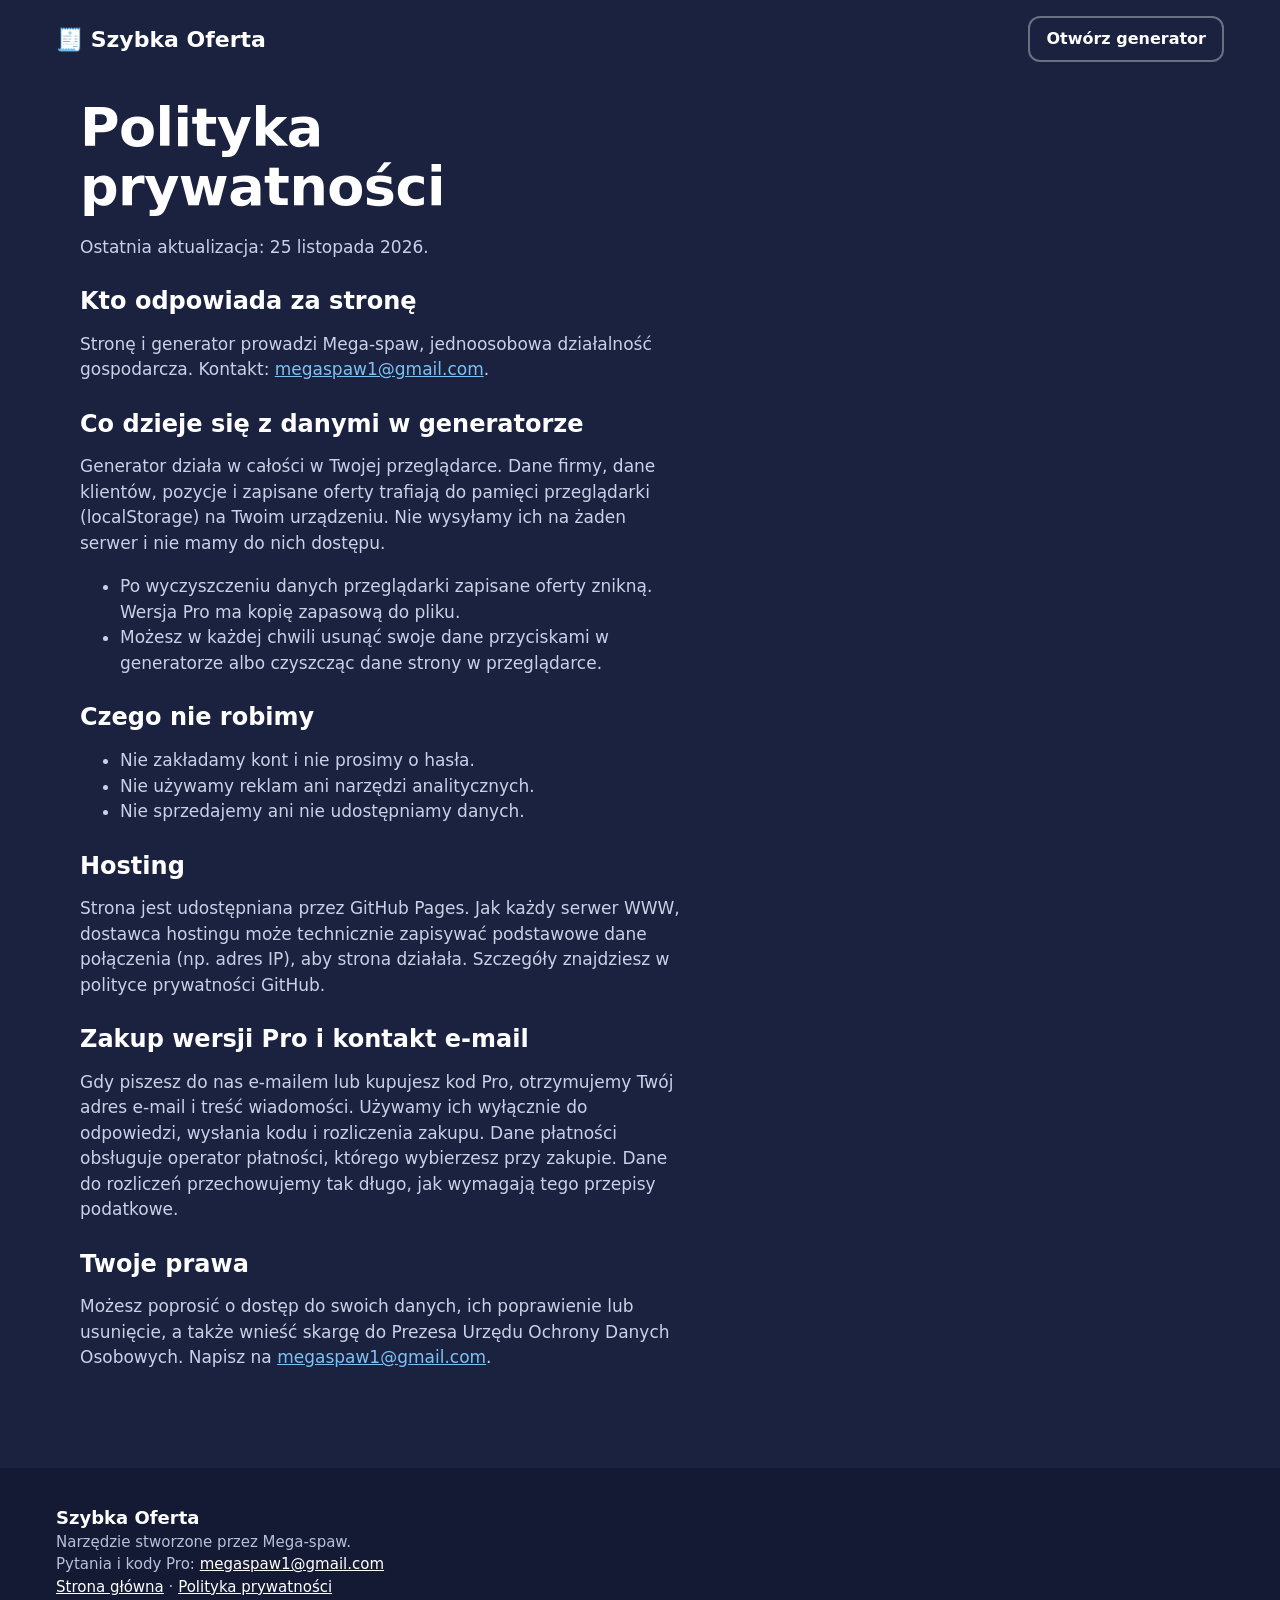
<file: prywatnosc.html>
<!doctype html>
<html lang="pl">
<head>
<meta charset="utf-8">
<meta name="viewport" content="width=device-width, initial-scale=1">
<title>Polityka prywatności — Szybka Oferta</title>
<meta name="description" content="Jakie dane przetwarza Szybka Oferta: generator działa w Twojej przeglądarce i nie wysyła ofert ani danych klientów na serwer.">
<link rel="canonical" href="https://mega916.github.io/szybka-oferta/prywatnosc.html">
<meta name="theme-color" content="#1B2240">
<meta property="og:type" content="website">
<meta property="og:locale" content="pl_PL">
<meta property="og:site_name" content="Szybka Oferta">
<meta property="og:title" content="Polityka prywatności — Szybka Oferta">
<meta property="og:description" content="Jakie dane przetwarza Szybka Oferta: generator działa w Twojej przeglądarce i nie wysyła ofert ani danych klientów na serwer.">
<meta property="og:url" content="https://mega916.github.io/szybka-oferta/prywatnosc.html">
<meta property="og:image" content="https://mega916.github.io/szybka-oferta/og-image.png">
<meta name="twitter:card" content="summary_large_image">
<link rel="stylesheet" href="style.css">
</head>
<body>

<header class="top">
  <a class="logo" href="index.html">🧾 Szybka Oferta</a>
  <a class="top-link" href="generator.html">Otwórz generator</a>
</header>

<main>
  <section class="legal">
    <h1 class="page-title">Polityka prywatności</h1>
    <p>Ostatnia aktualizacja: 25 listopada 2026.</p>

    <h2>Kto odpowiada za stronę</h2>
    <p>Stronę i generator prowadzi Mega-spaw, jednoosobowa działalność gospodarcza. Kontakt: <a href="mailto:megaspaw1@gmail.com">megaspaw1@gmail.com</a>.</p>

    <h2>Co dzieje się z danymi w generatorze</h2>
    <p>Generator działa w całości w Twojej przeglądarce. Dane firmy, dane klientów, pozycje i zapisane oferty trafiają do pamięci przeglądarki (localStorage) na Twoim urządzeniu. Nie wysyłamy ich na żaden serwer i nie mamy do nich dostępu.</p>
    <ul>
      <li>Po wyczyszczeniu danych przeglądarki zapisane oferty znikną. Wersja Pro ma kopię zapasową do pliku.</li>
      <li>Możesz w każdej chwili usunąć swoje dane przyciskami w generatorze albo czyszcząc dane strony w przeglądarce.</li>
    </ul>

    <h2>Czego nie robimy</h2>
    <ul>
      <li>Nie zakładamy kont i nie prosimy o hasła.</li>
      <li>Nie używamy reklam ani narzędzi analitycznych.</li>
      <li>Nie sprzedajemy ani nie udostępniamy danych.</li>
    </ul>

    <h2>Hosting</h2>
    <p>Strona jest udostępniana przez GitHub Pages. Jak każdy serwer WWW, dostawca hostingu może technicznie zapisywać podstawowe dane połączenia (np. adres IP), aby strona działała. Szczegóły znajdziesz w polityce prywatności GitHub.</p>

    <h2>Zakup wersji Pro i kontakt e-mail</h2>
    <p>Gdy piszesz do nas e-mailem lub kupujesz kod Pro, otrzymujemy Twój adres e-mail i treść wiadomości. Używamy ich wyłącznie do odpowiedzi, wysłania kodu i rozliczenia zakupu. Dane płatności obsługuje operator płatności, którego wybierzesz przy zakupie. Dane do rozliczeń przechowujemy tak długo, jak wymagają tego przepisy podatkowe.</p>

    <h2>Twoje prawa</h2>
    <p>Możesz poprosić o dostęp do swoich danych, ich poprawienie lub usunięcie, a także wnieść skargę do Prezesa Urzędu Ochrony Danych Osobowych. Napisz na <a href="mailto:megaspaw1@gmail.com">megaspaw1@gmail.com</a>.</p>
  </section>
</main>

<footer class="foot">
  <div>
    <b>Szybka Oferta</b><br>
    Narzędzie stworzone przez Mega-spaw.<br>
    Pytania i kody Pro: <a href="mailto:megaspaw1@gmail.com">megaspaw1@gmail.com</a><br>
    <a href="index.html">Strona główna</a> · <a href="prywatnosc.html">Polityka prywatności</a>
  </div>
</footer>
</body>
</html>
</file>
<file: style.css>
:root{
  --navy:#1B2240; --navy-2:#141A33; --blue:#0B6FB8; --blue-d:#095A96; --ink:#1F2937; --slate:#5B6678; --line:#D3D9E3; --soft:#C9D1E6;
  font-family:system-ui,-apple-system,"Segoe UI",Roboto,"Noto Sans",sans-serif;
}
*{box-sizing:border-box}
html{scroll-behavior:smooth;-webkit-text-size-adjust:100%}
body{margin:0;background:var(--navy);color:#fff;font-size:18px;line-height:1.5}
a{color:#7DC0F2}
:focus-visible{outline:3px solid #7DC0F2;outline-offset:3px}
h1,h2{font-weight:800;line-height:1.1;margin:0}
h1{letter-spacing:-.01em}
h2{font-size:clamp(28px,4vw,40px);margin-bottom:22px}

.top{display:flex;justify-content:space-between;align-items:center;gap:12px;padding:16px clamp(18px,5vw,56px)}
.logo{font-weight:800;font-size:22px;color:#fff;text-decoration:none}
.top-link{color:#fff;text-decoration:none;border:2px solid rgba(255,255,255,.35);padding:9px 16px;border-radius:12px;font-size:16px;font-weight:600}
.top-link:hover{border-color:#fff}

main>section{padding-block:clamp(36px,6vw,72px);padding-inline:max(clamp(18px,5vw,56px),calc((100% - 1120px)/2))}
.hero{padding-inline:max(clamp(18px,5vw,56px),calc((100% - 1240px)/2));display:grid;grid-template-columns:minmax(0,1fr) minmax(0,520px);gap:clamp(28px,5vw,64px);align-items:center}
.hero>*{margin:0}
.hero h1{font-size:clamp(36px,6vw,66px);margin-bottom:20px}
.lead{font-size:clamp(18px,2vw,21px);max-width:34em;margin:0 0 28px;color:var(--soft)}
.cta-row{display:flex;flex-wrap:wrap;gap:12px}
.btn{display:inline-flex;align-items:center;justify-content:center;min-height:56px;padding:0 26px;border-radius:14px;font-weight:700;text-decoration:none;font-size:19px;border:2px solid transparent}
.btn-main{background:var(--blue);color:#fff}
.btn-main:hover{background:var(--blue-d)}
.btn-alt{background:transparent;color:#fff;border-color:rgba(255,255,255,.4)}
.btn-alt:hover{border-color:#fff}
.fine{font-size:15px;color:#9AA6C6;margin:16px 0 0}

/* white offer sheet = the card in the hero */
.sheet-wrap{min-width:0}
.sheet{background:#fff;color:var(--ink);padding:26px 24px 20px;font-size:13px;line-height:1.4;border-radius:24px;box-shadow:0 30px 60px -25px rgba(0,0,0,.65)}
.s-head{display:flex;justify-content:space-between;gap:16px;font-size:12px;color:#44506a}
.s-head b{font-size:15px;color:var(--ink)}
.s-title{text-align:right}
.s-title h2{font-size:28px;margin:0 0 2px;color:var(--ink)}
.s-sub{font-weight:700;font-size:15px;margin:16px 0 8px}
.sheet table{width:100%;border-collapse:collapse;font-size:12.5px}
.sheet th{text-align:left;border-bottom:2px solid var(--blue);padding:5px 6px;font-size:11.5px}
.sheet td{border-bottom:1px solid var(--line);padding:6px;vertical-align:top}
.sheet .r{text-align:right;white-space:nowrap}
.s-sum{width:240px;margin:14px 0 0 auto}
.s-sum div{display:flex;justify-content:space-between;padding:3px 0;border-bottom:1px solid var(--line)}
.s-sum .g{font-weight:800;font-size:17px;border-bottom:0;border-top:2px solid var(--blue);margin-top:3px;padding-top:6px;color:var(--blue-d)}
.cap{font-size:14px;color:#9AA6C6;margin:12px 4px 0}

.facts{display:grid;grid-template-columns:repeat(2,minmax(0,1fr));gap:14px;margin:0}
.facts>div{background:#fff;color:var(--ink);border-radius:20px;padding:20px 22px}
.facts dt{font-weight:800;font-size:19px;margin-bottom:4px}
.facts dd{margin:0;color:var(--slate);font-size:16.5px}

.steps{list-style:none;margin:0;padding:0;counter-reset:s;display:grid;gap:12px;max-width:760px}
.steps li{counter-increment:s;position:relative;background:#fff;color:var(--ink);border-radius:20px;padding:18px 22px 20px 82px;font-size:16.5px;color:var(--slate)}
.steps li::before{content:counter(s);position:absolute;left:20px;top:50%;transform:translateY(-50%);width:44px;height:44px;border-radius:50%;background:var(--blue);color:#fff;font-weight:800;font-size:22px;display:grid;place-items:center}
.steps b{display:block;font-size:19px;color:var(--ink)}

.plan-table{display:grid;background:#fff;color:var(--ink);border-radius:20px;padding:8px 22px;max-width:760px;margin:0 0 26px}
.plan-table>div{display:grid;grid-template-columns:1fr 100px 110px;gap:10px;padding:11px 0;border-bottom:1px solid var(--line);align-items:center;font-size:16.5px}
.plan-table>div:last-child{border-bottom:0}
.plan-table>div>span:not(:first-child){text-align:center}
.plan-table .pt-head{font-weight:800;font-size:19px;align-items:end;border-bottom:2px solid var(--blue)}
.plan-table small{font-weight:400;font-size:13px;color:var(--slate)}
.plan-table>div>span:nth-child(3){font-weight:700;color:var(--blue-d)}

.faq details{background:#fff;color:var(--ink);border-radius:16px;padding:16px 22px;max-width:760px;margin-bottom:10px}
.faq summary{cursor:pointer;font-weight:700;font-size:18px}
.faq p{margin:10px 0 0;color:var(--slate);font-size:16.5px}

.foot{background:var(--navy-2);color:#B6C0DC;padding:36px clamp(18px,5vw,56px);font-size:15px;margin-top:20px}
.foot b{color:#fff;font-size:18px}
.foot a{color:#fff}


.example-tag{display:inline-block;margin:0 0 10px;padding:3px 10px;border-radius:999px;background:#FFF1C2;color:#6B4E00;font-weight:800;font-size:11.5px;letter-spacing:.04em}
.dt-link{color:inherit;text-decoration:underline;text-decoration-color:var(--blue);text-underline-offset:3px}
.about p{max-width:760px;color:var(--soft);font-size:18px;margin:0}
.about a{color:#7DC0F2}
.page-title{font-size:clamp(32px,5vw,54px);margin-bottom:18px}
.chips{display:flex;flex-wrap:wrap;gap:10px;padding:0;margin:0 0 8px;list-style:none}
.chips li{background:#fff;color:var(--ink);border-radius:999px;padding:9px 16px;font-size:16px;font-weight:600}
.chips small{color:var(--slate);font-weight:400}
.legal{max-width:760px;padding-block:20px 60px}
.legal h2{font-size:24px;margin:28px 0 8px}
.legal p,.legal li{color:var(--soft);font-size:17px}
@media (max-width:860px){
  .hero{grid-template-columns:1fr}
  .facts{grid-template-columns:1fr}
  .plan-table{padding:6px 16px}
  .plan-table>div{grid-template-columns:1fr 70px 76px;font-size:15px}
  .sheet{padding:22px 16px 18px}
  .s-head{flex-direction:column}.s-title{text-align:left}
  .sheet table{display:block;overflow-x:auto}
  .btn{width:100%}
}
@media (prefers-reduced-motion:reduce){html{scroll-behavior:auto}}
</file>
<file: app.css>
:root{
  --navy:#1B2240; --navy-2:#141A33; --blue:#0B6FB8; --blue-d:#095A96; --ink:#1F2937; --slate:#5B6678; --line:#D3D9E3; --soft:#F3F5FA; --warn:#C2410C;
  font-family:system-ui,-apple-system,"Segoe UI",Roboto,"Noto Sans",sans-serif;
}
*{box-sizing:border-box}
html{-webkit-text-size-adjust:100%}
body{margin:0;background:var(--navy);color:#fff;font-size:16px;line-height:1.45}
button,input,select,textarea{font:inherit;color:inherit}
:focus-visible{outline:3px solid #7DC0F2;outline-offset:2px}

.bar{position:sticky;top:0;z-index:5;display:flex;flex-wrap:wrap;gap:10px 16px;align-items:center;justify-content:space-between;padding:12px 18px;background:var(--navy-2)}
.brand{font-weight:800;font-size:20px;color:#fff;text-decoration:none}
.bar-actions{display:flex;flex-wrap:wrap;gap:8px}
.bar button{background:transparent;border:2px solid rgba(255,255,255,.3);color:#fff;padding:9px 14px;border-radius:12px;cursor:pointer;font-weight:600;font-size:15px}
.bar button:hover{border-color:#fff}
.bar button.primary{background:var(--blue);border-color:var(--blue)}
.bar button.primary:hover{background:var(--blue-d);border-color:var(--blue-d)}
.bar button.ghost{border-style:dashed}

.split{display:grid;grid-template-columns:minmax(340px,480px) 1fr;gap:22px;padding:20px 18px 48px;max-width:1360px;margin:0 auto;align-items:start}
.form{display:flex;flex-direction:column;gap:16px}
fieldset{background:#fff;color:var(--ink);border:0;border-radius:24px;margin:0;padding:20px 20px 22px;display:flex;flex-direction:column;gap:12px;min-width:0}
legend{float:left;width:100%;padding:0;margin-bottom:4px;font-weight:800;font-size:20px}
legend+*{clear:both}
legend small{font-weight:400;color:var(--slate);font-size:13px}
label{display:flex;flex-direction:column;gap:5px;font-size:14px;color:var(--slate);font-weight:600}
input,select,textarea{background:#fff;border:2px solid #CFD6E3;border-radius:12px;padding:12px 14px;font-size:16px;color:var(--ink);width:100%;font-weight:400}
input:focus,select:focus,textarea:focus{outline:none;border-color:var(--blue);box-shadow:0 0 0 4px rgba(11,111,184,.2)}
textarea{resize:vertical}
.grid{display:grid;gap:12px}.g2{grid-template-columns:1fr 1fr}
.check{flex-direction:row;align-items:flex-start;gap:10px;color:var(--ink);font-size:15px;font-weight:400}
.check input{width:22px;height:22px;margin-top:1px;flex:none;accent-color:var(--blue)}

.chips{display:flex;flex-wrap:wrap;gap:8px}
.chips button{background:#EAF3FB;border:0;color:var(--blue-d);border-radius:999px;padding:8px 14px;font-size:14px;font-weight:600;cursor:pointer}
.chips button:hover{background:#D6E8F7}
.rows{display:flex;flex-direction:column;gap:12px}
.row{display:grid;grid-template-columns:70px 78px 1fr 84px;gap:10px;padding:12px;background:var(--soft);border-left:5px solid #CFD6E3;border-radius:16px}
.row.noprice{border-left-color:var(--warn)}
.row .c-desc{grid-column:1/-1}
.row .c-act{grid-column:1/-1;display:flex;gap:16px;justify-content:flex-end}
.row button{background:none;border:0;color:var(--blue);cursor:pointer;padding:4px 0;font-weight:600;font-size:14px}
.row button[data-act=del]{color:var(--warn)}
.add{background:var(--blue);color:#fff;border:0;border-radius:14px;min-height:52px;padding:0 20px;cursor:pointer;font-weight:700;font-size:17px;width:100%}
.add:hover{background:var(--blue-d)}
.logo-box{display:flex;flex-direction:column;gap:6px;font-size:14px;color:var(--slate)}
.logo-box input{border:0;padding:0;background:none}
.link{align-self:flex-start;background:none;border:0;color:var(--blue);font-weight:600;cursor:pointer;padding:0}

.stage{min-width:0;position:sticky;top:82px;max-height:calc(100vh - 100px);overflow:auto;border-radius:24px}
.paper{background:#fff;color:var(--ink);width:100%;max-width:794px;margin:0 auto;padding:36px 40px 30px;font-size:13px;line-height:1.4;border-radius:24px;box-shadow:0 30px 60px -30px rgba(0,0,0,.6)}
.p-head{display:flex;justify-content:space-between;gap:20px;align-items:flex-start;margin-bottom:18px}
.p-logo{max-height:56px;max-width:200px;display:block;margin-bottom:8px}
.p-seller{font-size:12px;color:#44506a}
.p-seller b{font-size:15px;color:var(--ink)}
.p-title{text-align:right}
.p-title h1{margin:0;font-weight:800;font-size:30px;line-height:1;color:var(--blue-d)}
.p-title div{font-size:12px;color:#44506a;margin-top:4px}
.p-parties{display:grid;grid-template-columns:1fr 1fr;gap:18px;margin-bottom:14px}
.p-parties h3{margin:0 0 2px;font-size:11px;font-weight:700;color:var(--slate)}
.p-subject{font-weight:700;font-size:15px;margin:10px 0 8px}
table.p-items{width:100%;border-collapse:collapse;font-size:12.5px}
.p-items th{text-align:left;font-weight:700;border-bottom:2px solid var(--blue);padding:5px 6px;font-size:11.5px}
.p-items td{border-bottom:1px solid var(--line);padding:6px;vertical-align:top}
.p-items .r{text-align:right;white-space:nowrap}
.p-items .desc{white-space:pre-line}
.p-sum{margin:14px 0 0 auto;width:280px;font-size:13px}
.p-sum div{display:flex;justify-content:space-between;padding:3px 0;border-bottom:1px solid var(--line)}
.p-sum .gross{font-weight:800;font-size:17px;border-bottom:0;border-top:2px solid var(--blue);margin-top:3px;padding-top:6px;color:var(--blue-d)}
.p-terms{margin-top:18px;display:grid;grid-template-columns:130px 1fr;gap:3px 12px;font-size:12.5px}
.p-terms dt{color:var(--slate)}.p-terms dd{margin:0}
.p-notes{margin-top:12px;font-size:12.5px;white-space:pre-line}
.p-small{margin-top:14px;font-size:11.5px;color:var(--slate)}
.p-foot{margin-top:26px;padding-top:8px;border-top:1px solid var(--line);font-size:10.5px;color:var(--slate);display:flex;justify-content:space-between}
.muted{color:#8a96a2}

dialog{border:0;border-radius:24px;padding:0;max-width:560px;width:calc(100% - 28px);color:var(--ink);box-shadow:0 24px 60px -20px rgba(0,0,0,.6)}
dialog::backdrop{background:rgba(10,14,30,.7)}
.dlg{padding:24px;display:flex;flex-direction:column;gap:14px}
.dlg h2{margin:0;font-weight:800;font-size:26px;text-align:center}
.dlg-actions{display:flex;flex-direction:column;gap:10px;align-items:stretch}
.dlg button,.btnlink,.filebtn{background:#fff;border:2px solid #CFD6E3;border-radius:12px;min-height:52px;display:flex;align-items:center;justify-content:center;padding:0 16px;cursor:pointer;text-decoration:none;color:var(--blue-d);font-size:16px;font-weight:700}
.dlg button.primary{background:var(--blue);border-color:var(--blue);color:#fff}
.dlg button.primary:hover{background:var(--blue-d)}
.filebtn input{display:none}
.plain{margin:0;padding-left:20px;color:var(--slate)}
.saved-row{display:grid;grid-template-columns:1fr auto;gap:2px 12px;padding:10px 0;border-bottom:1px solid var(--line);align-items:center}
.saved-row small{color:var(--slate);grid-column:1}
.saved-row .acts{grid-row:1/3;grid-column:2;display:flex;gap:12px}
.saved-row button{border:0;background:none;color:var(--blue);font-weight:600;padding:0;cursor:pointer}
.saved-row button[data-del]{color:var(--warn)}
#proMsg{min-height:1.3em;margin:0;font-size:14px;text-align:center}
#proStatus{margin:0;text-align:center;color:var(--slate)}
.toast{position:fixed;left:50%;bottom:20px;transform:translate(-50%,20px);background:#fff;color:var(--ink);font-weight:600;padding:12px 18px;border-radius:14px;opacity:0;pointer-events:none;transition:opacity .2s,transform .2s;z-index:20;box-shadow:0 10px 30px rgba(0,0,0,.4)}
.toast.on{opacity:1;transform:translate(-50%,0)}

@media (max-width:960px){
  .split{grid-template-columns:1fr}
  .stage{position:static;max-height:none;overflow:visible}
  .paper{padding:24px 18px}
  .p-parties{grid-template-columns:1fr}
  .p-title{text-align:left}.p-head{flex-direction:column}
  .p-terms{grid-template-columns:1fr}
  .p-items{display:block;overflow-x:auto}
  .bar-actions{flex-wrap:nowrap;overflow-x:auto;width:100%;padding-bottom:4px}
  .bar button{white-space:nowrap}
}
@media (prefers-reduced-motion:reduce){.toast{transition:none}}

@media print{
  @page{size:A4;margin:12mm}
  body{background:#fff;color:#000}
  .bar,.form,dialog,.toast{display:none!important}
  .split{display:block;padding:0;max-width:none}
  .stage{position:static;max-height:none;overflow:visible}
  .paper{box-shadow:none;border-radius:0;max-width:none;padding:0;font-size:12px}
  .p-items tr{break-inside:avoid}
  .p-sum,.p-terms{break-inside:avoid}
}
</file>
